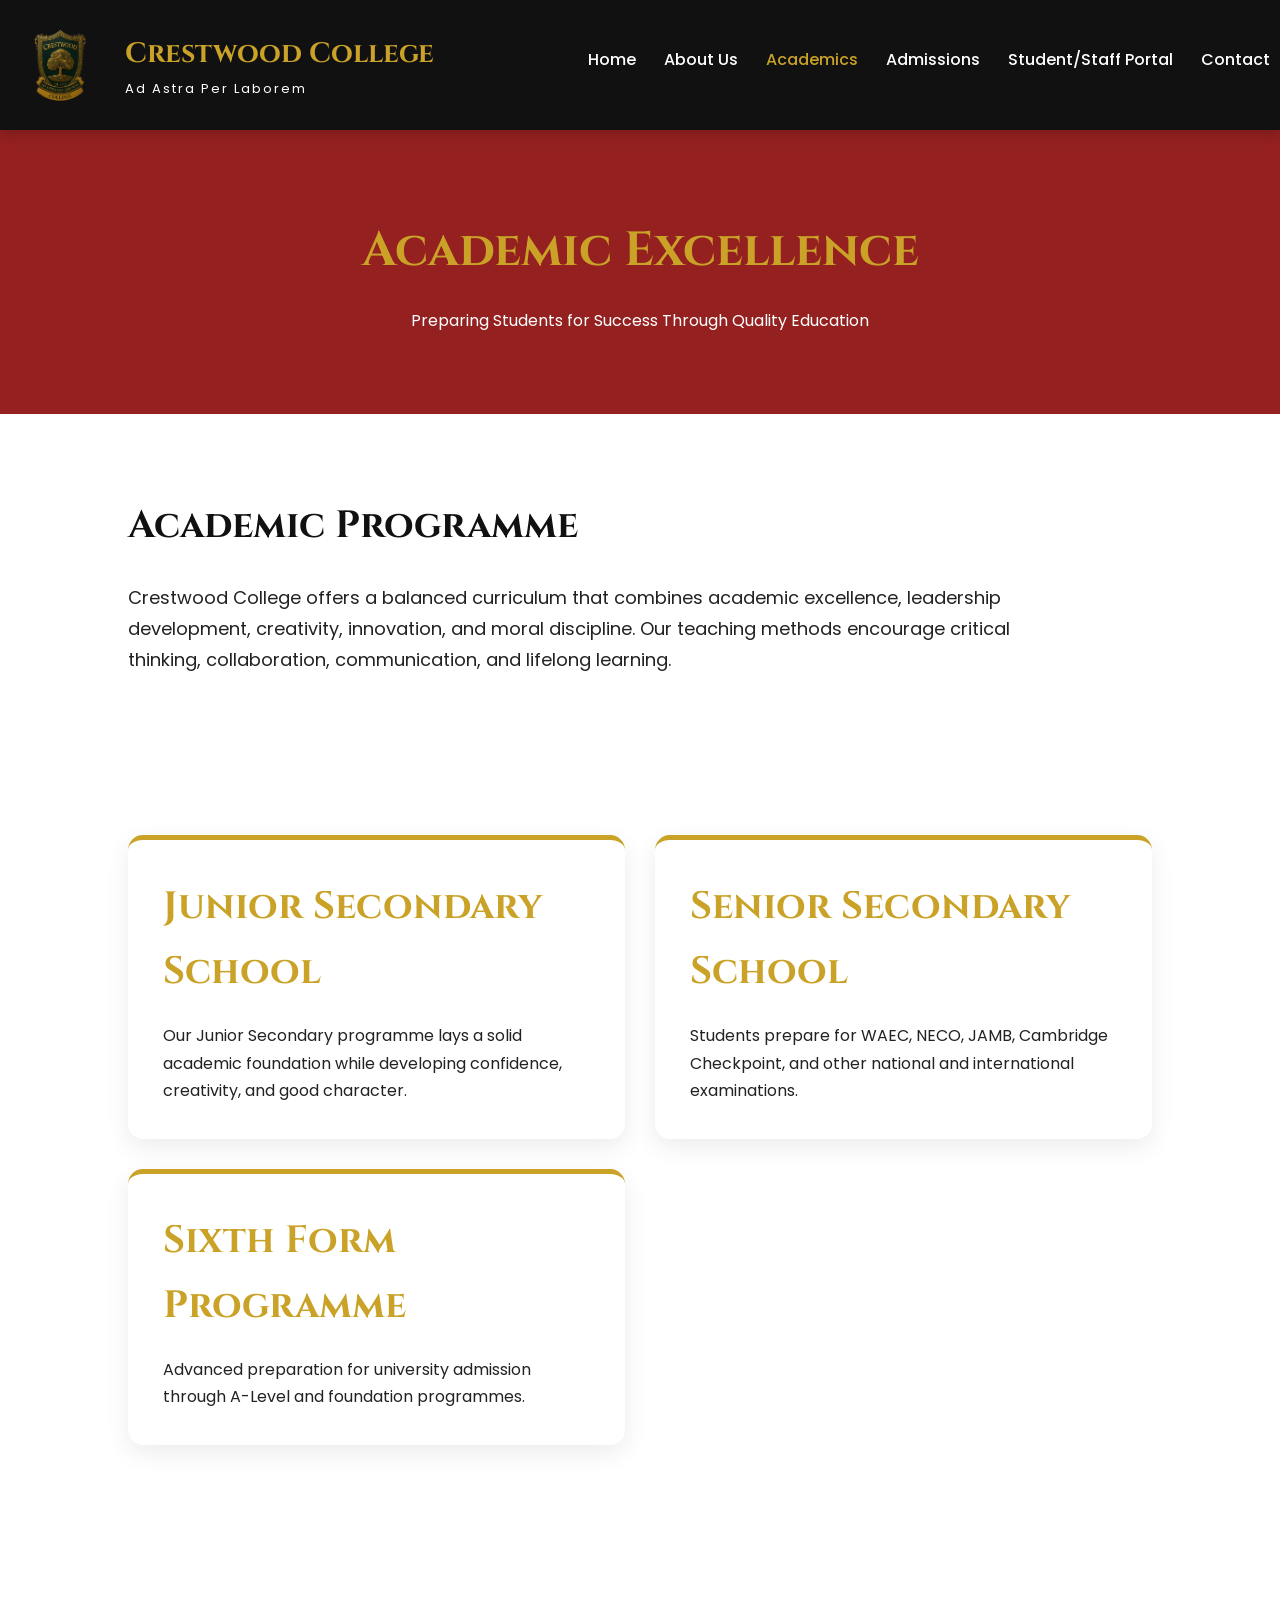
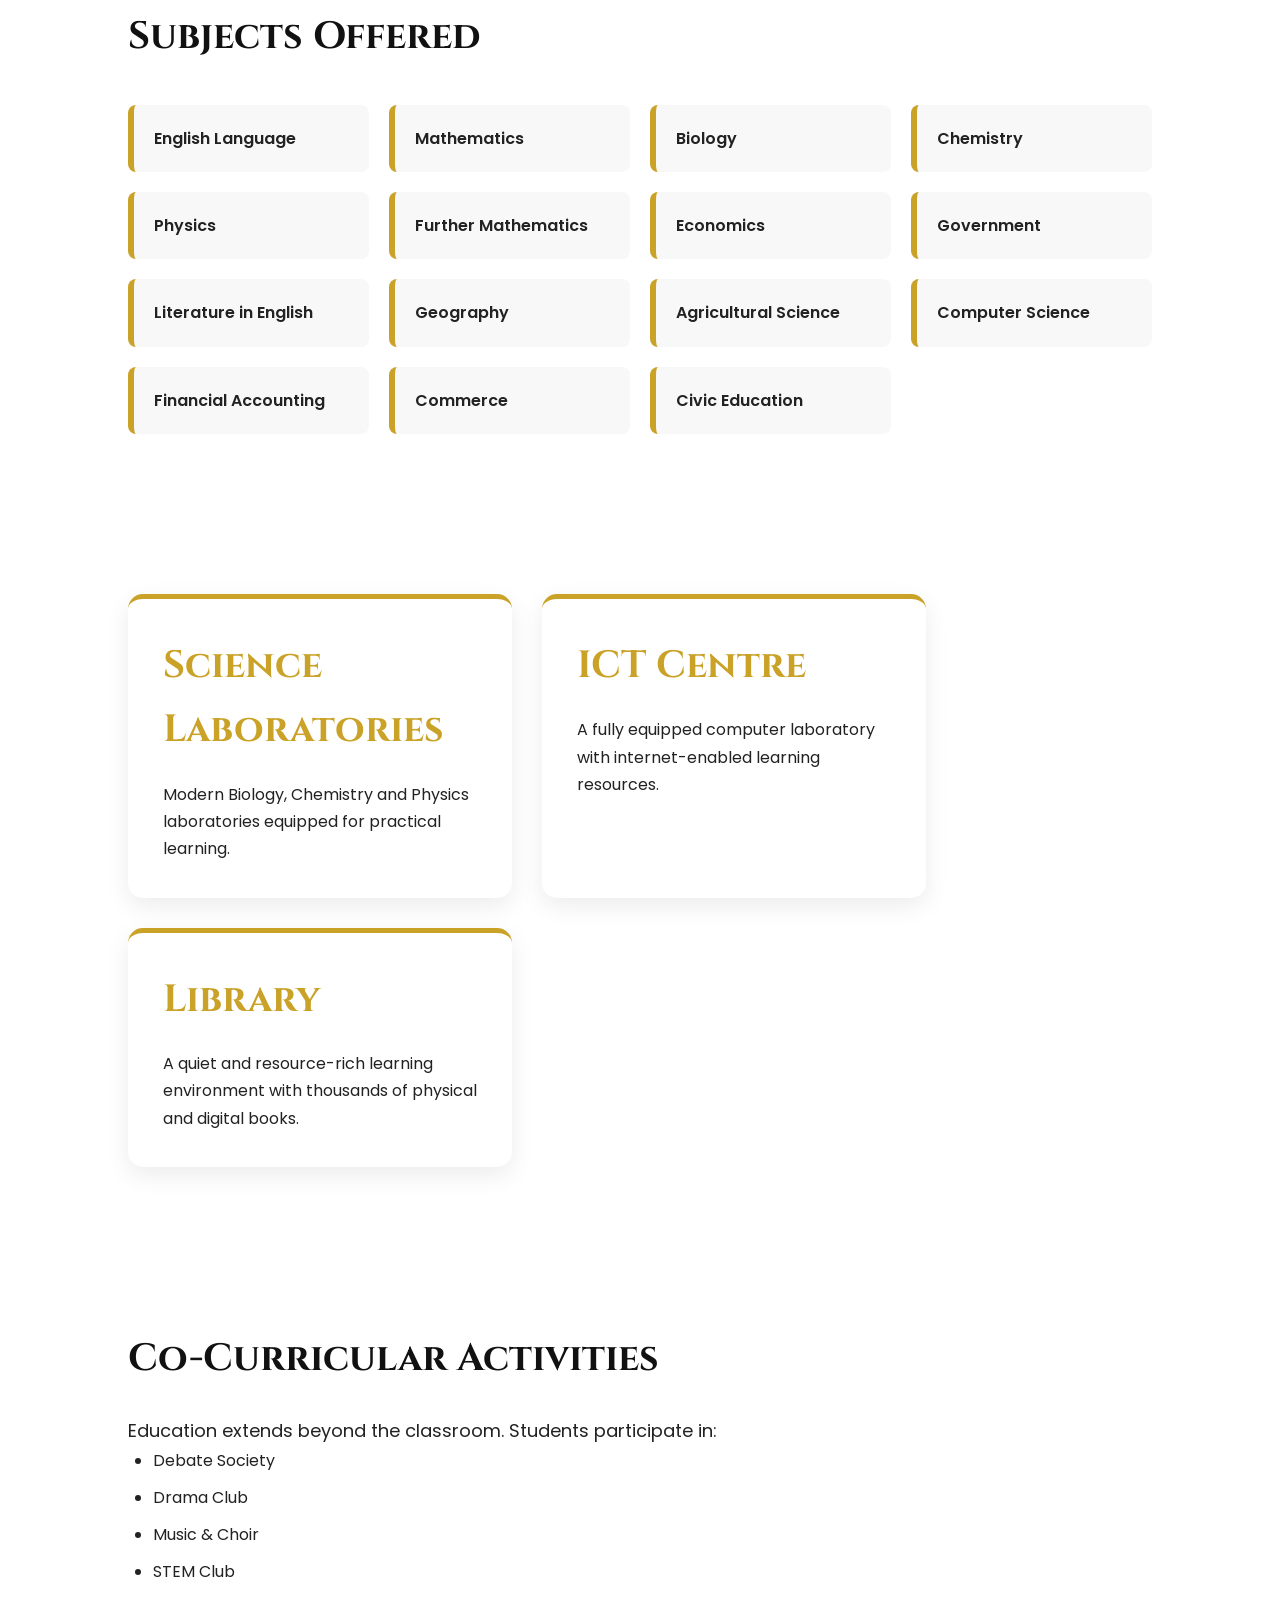
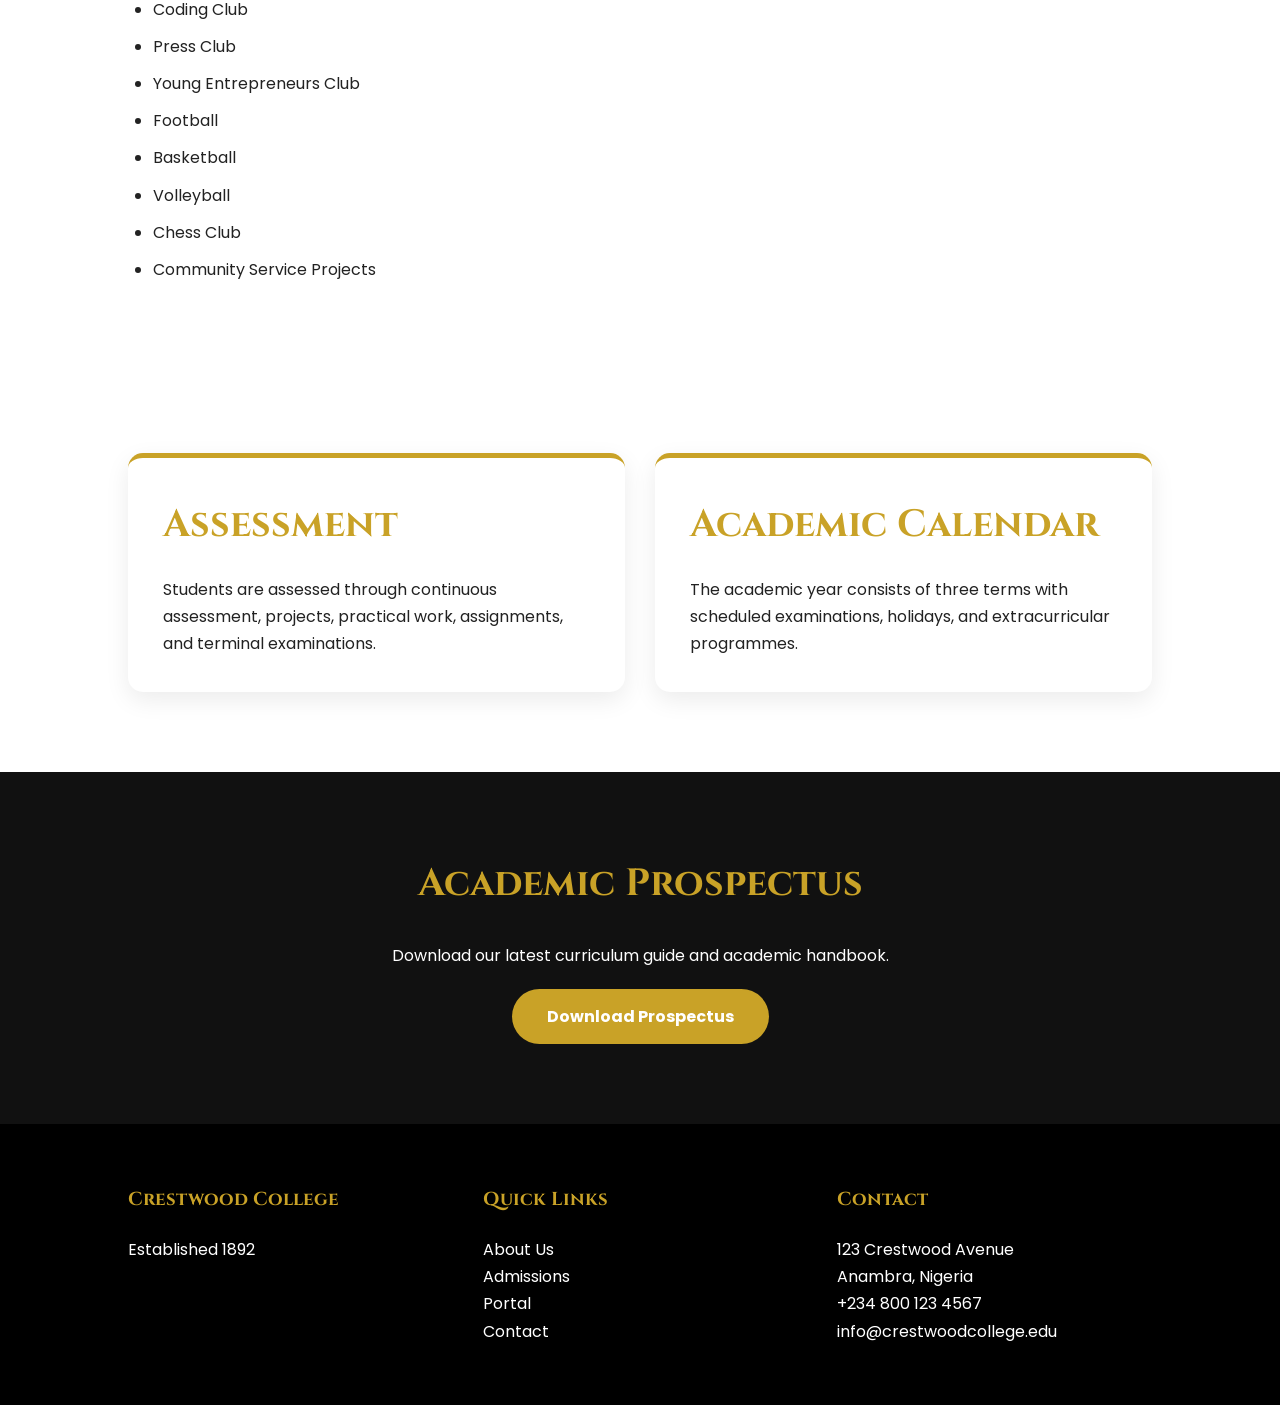
<file: academics.html>
<!DOCTYPE html>
<html lang="en">

<head>

<meta charset="UTF-8">
<meta name="viewport" content="width=device-width, initial-scale=1.0">

<title>Academics | Crestwood College</title>

<link rel="stylesheet" href="style.css">

<link href="https://fonts.googleapis.com/css2?family=Cinzel:wght@600;700&family=Poppins:wght@300;400;500;600&display=swap" rel="stylesheet">

</head>

<body>

<!-- HEADER -->

<header>

<div class="logo">

<img src="crest wood college logo.png" alt="Crestwood College Logo">

<div>
<h1>Crestwood College</h1>
<p>Ad Astra Per Laborem</p>
</div>

</div>

<nav>

<ul>

<li><a href="index.html">Home</a></li>

<li><a href="about.html">About Us</a></li>

<li><a href="academics.html" class="active">Academics</a></li>

<li><a href="admissions.html">Admissions</a></li>

<li><a href="portal.html">Student/Staff Portal</a></li>

<li><a href="contact.html">Contact</a></li>

</ul>

</nav>

</header>

<!-- PAGE HERO -->

<section class="page-banner">

<h1>Academic Excellence</h1>

<p>
Preparing Students for Success Through Quality Education
</p>

</section>

<!-- INTRO -->

<section class="content">

<h2>Academic Programme</h2>

<p>

Crestwood College offers a balanced curriculum that combines academic excellence,
leadership development, creativity, innovation, and moral discipline.

Our teaching methods encourage critical thinking, collaboration,
communication, and lifelong learning.

</p>

</section>

<!-- SCHOOL SECTIONS -->

<section class="cards">

<div class="info-card">

<h2>Junior Secondary School</h2>

<p>

Our Junior Secondary programme lays a solid academic foundation while
developing confidence, creativity, and good character.

</p>

</div>

<div class="info-card">

<h2>Senior Secondary School</h2>

<p>

Students prepare for WAEC, NECO, JAMB, Cambridge Checkpoint, and other
national and international examinations.

</p>

</div>

<div class="info-card">

<h2>Sixth Form Programme</h2>

<p>

Advanced preparation for university admission through A-Level and
foundation programmes.

</p>

</div>

</section>

<!-- SUBJECTS -->

<section class="content">

<h2>Subjects Offered</h2>

<div class="values">

<div class="value-box">English Language</div>

<div class="value-box">Mathematics</div>

<div class="value-box">Biology</div>

<div class="value-box">Chemistry</div>

<div class="value-box">Physics</div>

<div class="value-box">Further Mathematics</div>

<div class="value-box">Economics</div>

<div class="value-box">Government</div>

<div class="value-box">Literature in English</div>

<div class="value-box">Geography</div>

<div class="value-box">Agricultural Science</div>

<div class="value-box">Computer Science</div>

<div class="value-box">Financial Accounting</div>

<div class="value-box">Commerce</div>

<div class="value-box">Civic Education</div>

</div>

</section>

<!-- FACILITIES -->

<section class="cards">

<div class="info-card">

<h2>Science Laboratories</h2>

<p>

Modern Biology, Chemistry and Physics laboratories equipped for practical learning.

</p>

</div>

<div class="info-card">

<h2>ICT Centre</h2>

<p>

A fully equipped computer laboratory with internet-enabled learning resources.

</p>

</div>

<div class="info-card">

<h2>Library</h2>

<p>

A quiet and resource-rich learning environment with thousands of physical and digital books.

</p>

</div>

</section>

<!-- EXTRACURRICULAR -->

<section class="content">

<h2>Co-Curricular Activities</h2>

<p>

Education extends beyond the classroom. Students participate in:

</p>

<ul>

<li>Debate Society</li>

<li>Drama Club</li>

<li>Music & Choir</li>

<li>STEM Club</li>

<li>Coding Club</li>

<li>Press Club</li>

<li>Young Entrepreneurs Club</li>

<li>Football</li>

<li>Basketball</li>

<li>Volleyball</li>

<li>Chess Club</li>

<li>Community Service Projects</li>

</ul>

</section>

<!-- ASSESSMENT -->

<section class="cards">

<div class="info-card">

<h2>Assessment</h2>

<p>

Students are assessed through continuous assessment, projects,
practical work, assignments, and terminal examinations.

</p>

</div>

<div class="info-card">

<h2>Academic Calendar</h2>

<p>

The academic year consists of three terms with scheduled examinations,
holidays, and extracurricular programmes.

</p>

</div>

</section>

<!-- DOWNLOAD -->

<section class="motto">

<h2>Academic Prospectus</h2>

<p>

Download our latest curriculum guide and academic handbook.

</p>

<a href="#" class="btn">
Download Prospectus
</a>

</section>

<!-- FOOTER -->

<footer>

<div>

<h3>Crestwood College</h3>

<p>Established 1892</p>

</div>

<div>

<h3>Quick Links</h3>

<p><a href="about.html">About Us</a></p>

<p><a href="admissions.html">Admissions</a></p>

<p><a href="portal.html">Portal</a></p>

<p><a href="contact.html">Contact</a></p>

</div>

<div>

<h3>Contact</h3>

<p>123 Crestwood Avenue</p>

<p>Anambra, Nigeria</p>

<p>+234 800 123 4567</p>

<p>info@crestwoodcollege.edu</p>

</div>

</footer>

</body>

</html>
</file>
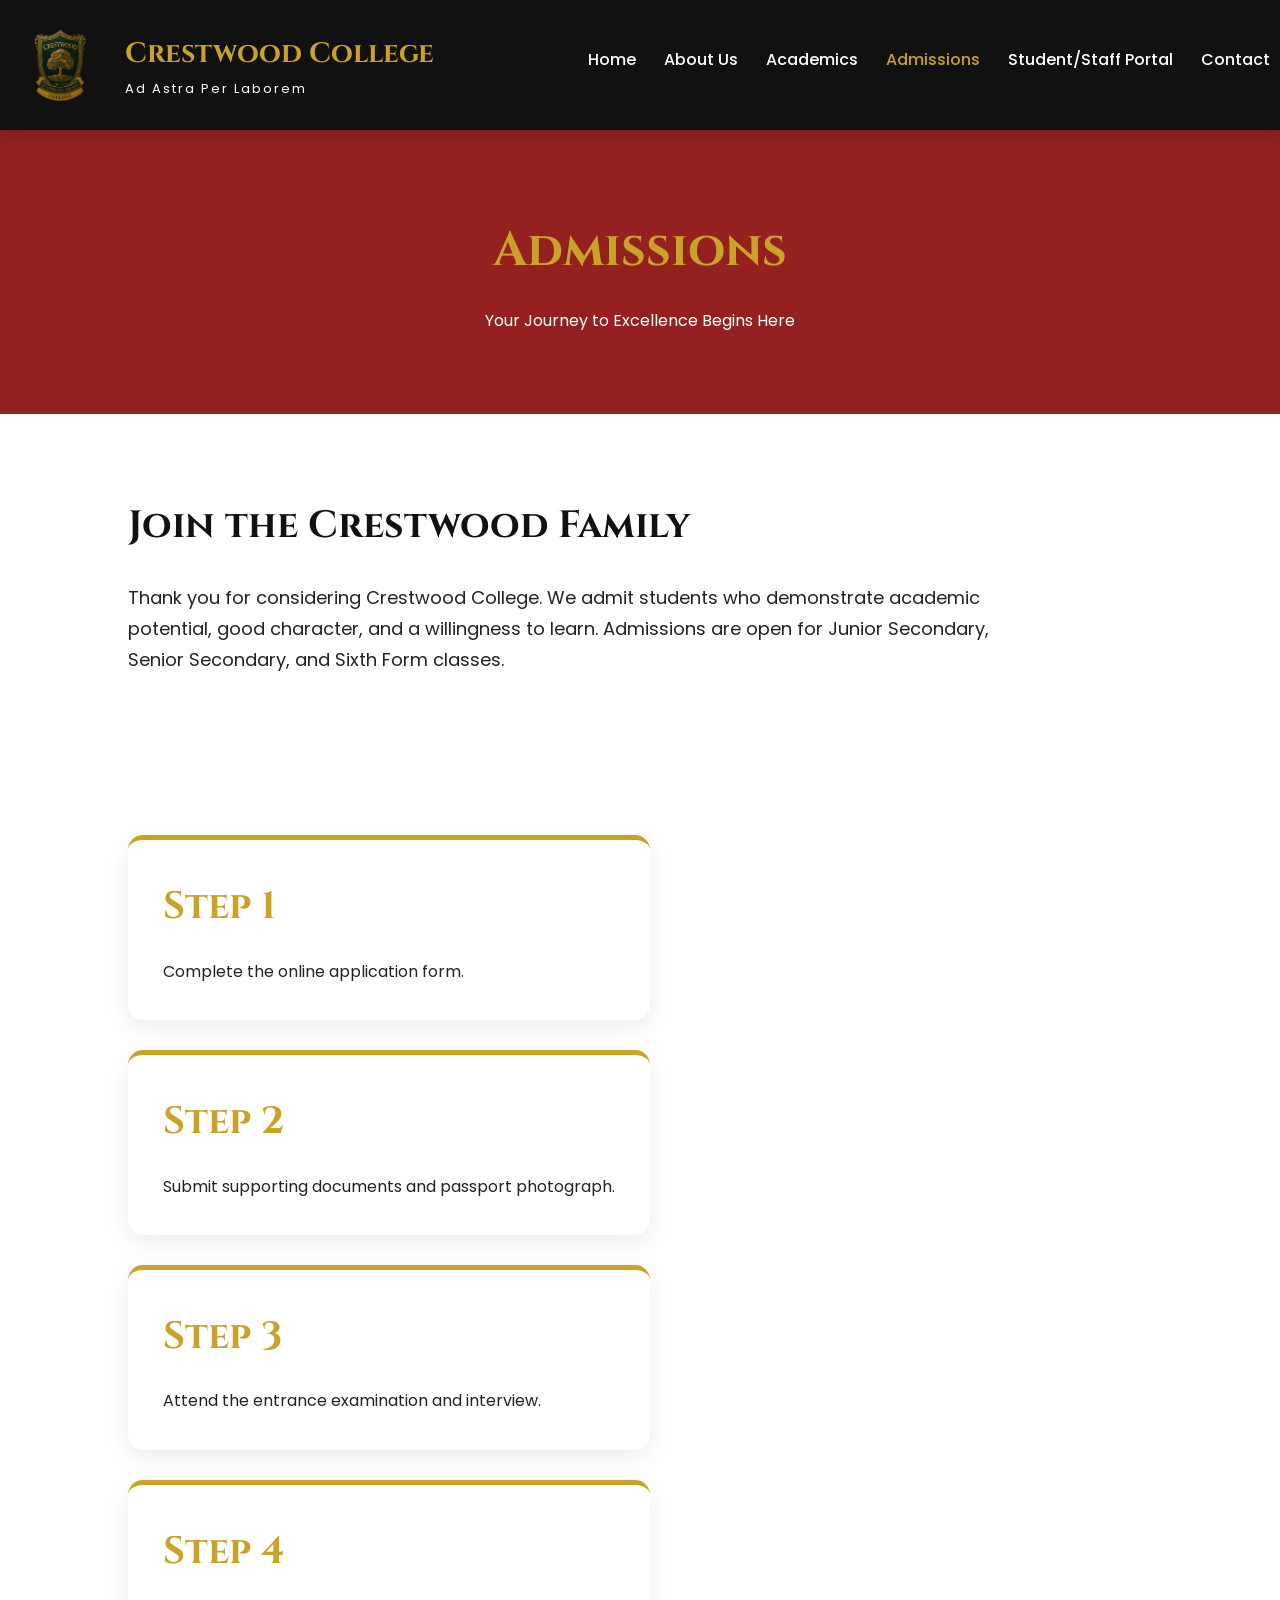
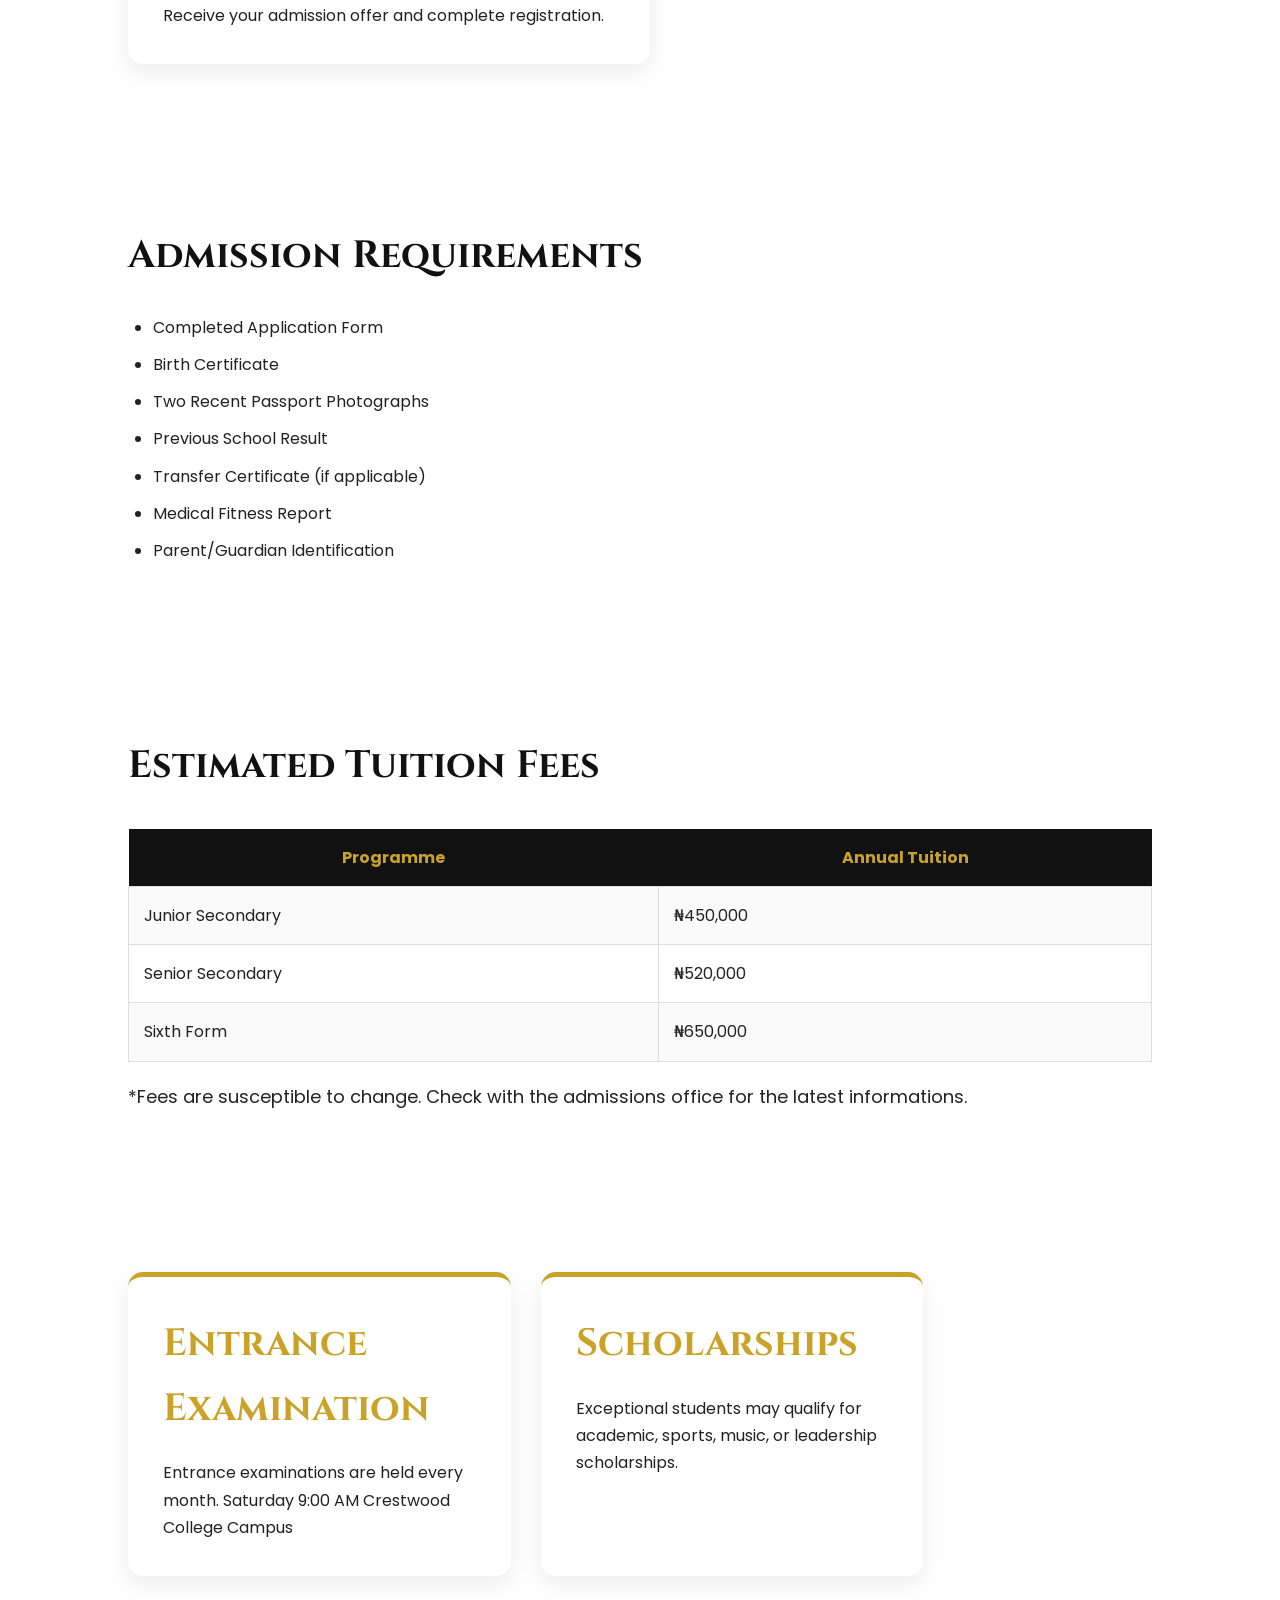
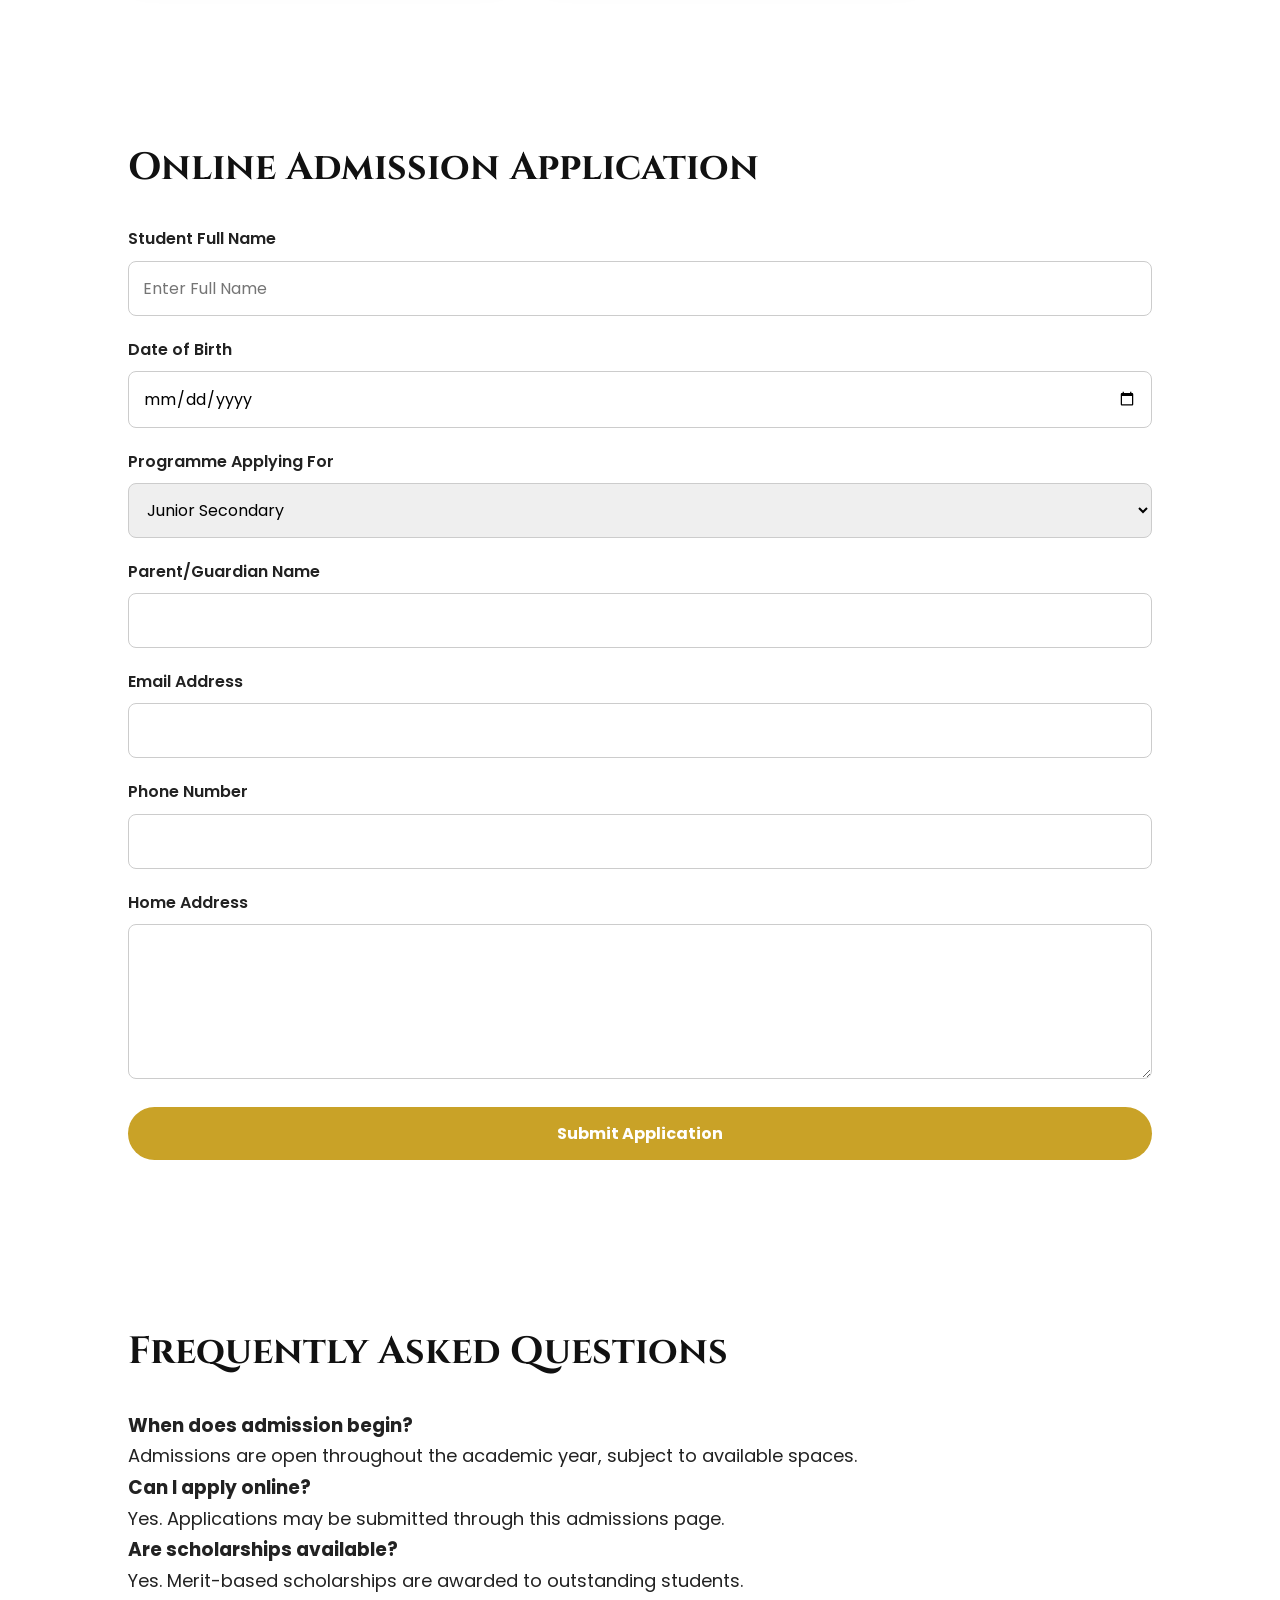
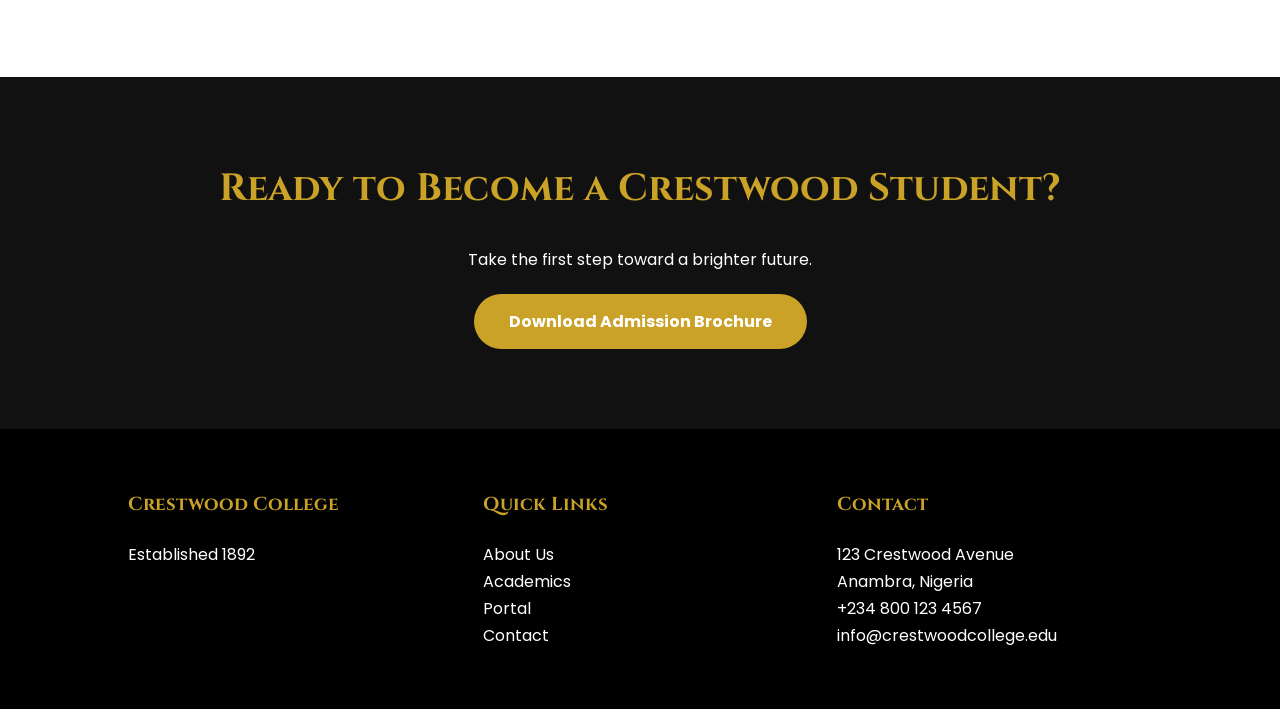
<file: admissions.html>
<!DOCTYPE html>
<html lang="en">
<head>

<meta charset="UTF-8">
<meta name="viewport" content="width=device-width, initial-scale=1.0">

<title>Admissions | Crestwood College</title>

<link rel="stylesheet" href="style.css">

<link href="https://fonts.googleapis.com/css2?family=Cinzel:wght@600;700&family=Poppins:wght@300;400;500;600&display=swap" rel="stylesheet">

</head>

<body>

<header>

<div class="logo">

<img src="crest wood college logo.png" alt="Crestwood College Logo">

<div>
<h1>Crestwood College</h1>
<p>Ad Astra Per Laborem</p>
</div>

</div>

<nav>

<ul>

<li><a href="index.html">Home</a></li>

<li><a href="about.html">About Us</a></li>

<li><a href="academics.html">Academics</a></li>

<li><a href="admissions.html" class="active">Admissions</a></li>

<li><a href="portal.html">Student/Staff Portal</a></li>

<li><a href="contact.html">Contact</a></li>

</ul>

</nav>

</header>

<!-- Hero -->

<section class="page-banner">

<h1>Admissions</h1>

<p>Your Journey to Excellence Begins Here</p>

</section>

<!-- Introduction -->

<section class="content">

<h2>Join the Crestwood Family</h2>

<p>

Thank you for considering Crestwood College.

We admit students who demonstrate academic potential,
good character, and a willingness to learn.

Admissions are open for Junior Secondary,
Senior Secondary, and Sixth Form classes.

</p>

</section>

<!-- Admission Steps -->

<section class="cards">

<div class="info-card">

<h2>Step 1</h2>

<p>Complete the online application form.</p>

</div>

<div class="info-card">

<h2>Step 2</h2>

<p>Submit supporting documents and passport photograph.</p>

</div>

<div class="info-card">

<h2>Step 3</h2>

<p>Attend the entrance examination and interview.</p>

</div>

<div class="info-card">

<h2>Step 4</h2>

<p>Receive your admission offer and complete registration.</p>

</div>

</section>

<!-- Requirements -->

<section class="content">

<h2>Admission Requirements</h2>

<ul>

<li>Completed Application Form</li>

<li>Birth Certificate</li>

<li>Two Recent Passport Photographs</li>

<li>Previous School Result</li>

<li>Transfer Certificate (if applicable)</li>

<li>Medical Fitness Report</li>

<li>Parent/Guardian Identification</li>

</ul>

</section>

<!-- Tuition -->

<section class="content">

<h2>Estimated Tuition Fees</h2>

<table>

<tr>

<th>Programme</th>

<th>Annual Tuition</th>

</tr>

<tr>

<td>Junior Secondary</td>

<td>₦450,000</td>

</tr>

<tr>

<td>Senior Secondary</td>

<td>₦520,000</td>

</tr>

<tr>

<td>Sixth Form</td>

<td>₦650,000</td>

</tr>

</table>

<p style="margin-top:20px;">
*Fees are susceptible to change. Check with the admissions office for the latest informations.
</p>

</section>

<!-- Entrance Exams -->

<section class="cards">

<div class="info-card">

<h2>Entrance Examination</h2>

<p>

Entrance examinations are held every month.

Saturday

9:00 AM

Crestwood College Campus

</p>

</div>

<div class="info-card">

<h2>Scholarships</h2>

<p>

Exceptional students may qualify for academic,
sports, music, or leadership scholarships.

</p>

</div>

</section>

<!-- Online Form -->

<section class="content">

<h2>Online Admission Application</h2>

<form>

<label>Student Full Name</label>

<input type="text" placeholder="Enter Full Name">

<label>Date of Birth</label>

<input type="date">

<label>Programme Applying For</label>

<select>

<option>Junior Secondary</option>

<option>Senior Secondary</option>

<option>Sixth Form</option>

</select>

<label>Parent/Guardian Name</label>

<input type="text">

<label>Email Address</label>

<input type="email">

<label>Phone Number</label>

<input type="tel">

<label>Home Address</label>

<textarea rows="5"></textarea>

<input type="submit" value="Submit Application" class="btn">

</form>

</section>

<!-- FAQ -->

<section class="content">

<h2>Frequently Asked Questions</h2>

<h3>When does admission begin?</h3>

<p>Admissions are open throughout the academic year, subject to available spaces.</p>

<h3>Can I apply online?</h3>

<p>Yes. Applications may be submitted through this admissions page.</p>

<h3>Are scholarships available?</h3>

<p>Yes. Merit-based scholarships are awarded to outstanding students.</p>

</section>

<!-- CTA -->

<section class="motto">

<h2>Ready to Become a Crestwood Student?</h2>

<p>

Take the first step toward a brighter future.

</p>

<a href="#" class="btn">
Download Admission Brochure
</a>

</section>

<footer>

<div>

<h3>Crestwood College</h3>

<p>Established 1892</p>

</div>

<div>

<h3>Quick Links</h3>

<p><a href="about.html">About Us</a></p>

<p><a href="academics.html">Academics</a></p>

<p><a href="portal.html">Portal</a></p>

<p><a href="contact.html">Contact</a></p>

</div>

<div>

<h3>Contact</h3>

<p>123 Crestwood Avenue</p>

<p>Anambra, Nigeria</p>

<p>+234 800 123 4567</p>

<p>info@crestwoodcollege.edu</p>

</div>

</footer>

</body>

</html>
</file>
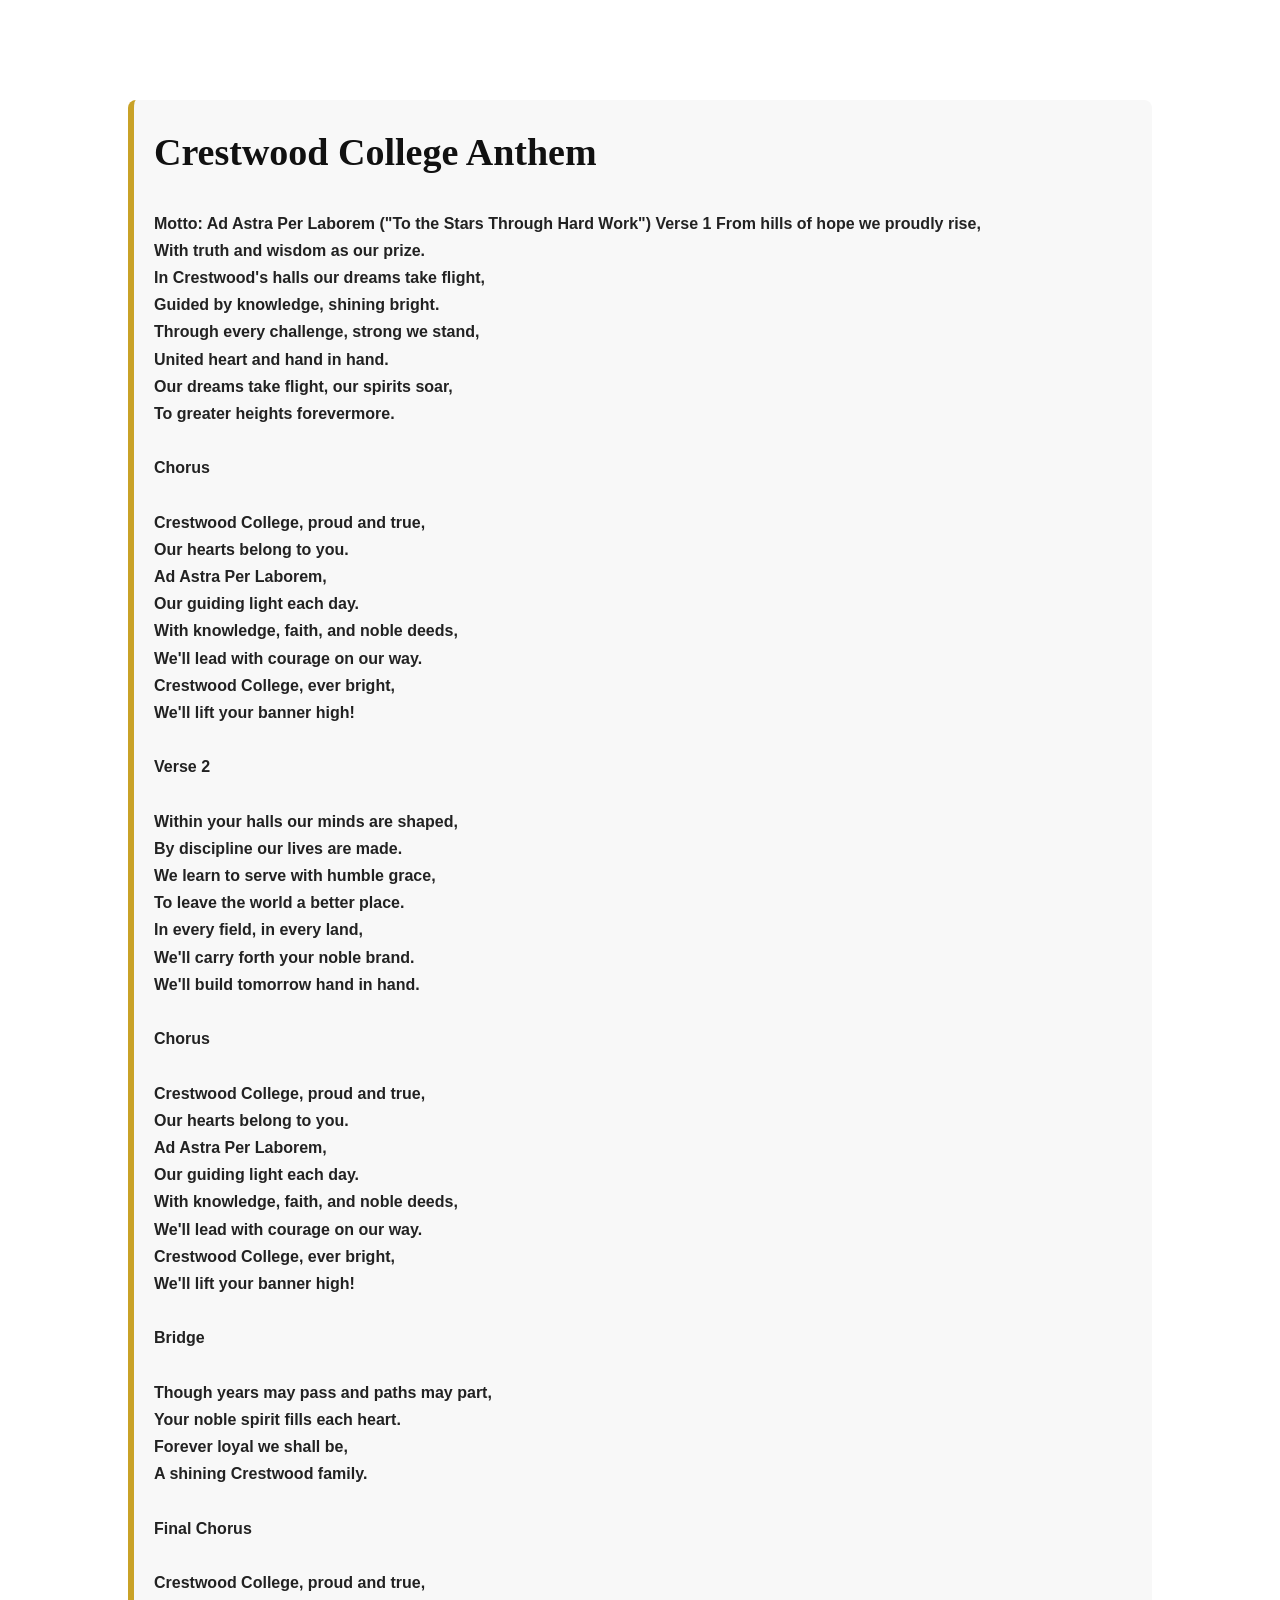
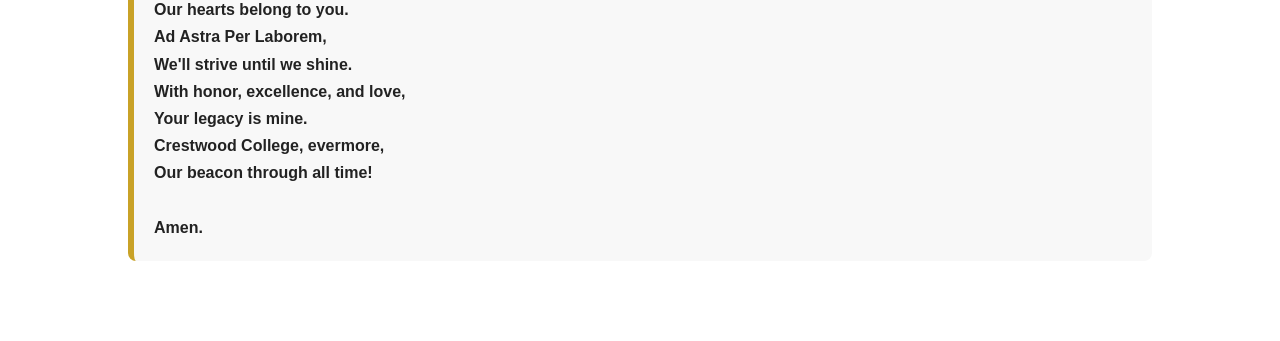
<file: anthem.html>
<!DOCTYPE html>
<html lang="en">
<head>
    <meta charset="UTF-8">
    <meta name="viewport" content="width=device-width, initial-scale=1.0">
    <title>Document</title>
    <link rel="stylesheet" href="style.css">
</head>
<body>
<section class="anthem">
    <div class="anthem-text">
        <h2>Crestwood College Anthem</h2>
    <p>

        Motto: Ad Astra Per Laborem ("To the Stars Through Hard Work")
        
        Verse 1
        
        From hills of hope we proudly rise,<br>
        With truth and wisdom as our prize.<br>
        In Crestwood's halls our dreams take flight,<br>
        Guided by knowledge, shining bright.<br>
        Through every challenge, strong we stand,<br>
        United heart and hand in hand.<br>
        Our dreams take flight, our spirits soar,<br>
        To greater heights forevermore.<br>
        <br>
        Chorus<br>
        <br>
        Crestwood College, proud and true,<br>
        Our hearts belong to you.<br>
        Ad Astra Per Laborem,<br>
        Our guiding light each day.<br>
        With knowledge, faith, and noble deeds,<br>
        We'll lead with courage on our way.<br>
        Crestwood College, ever bright,<br>
        We'll lift your banner high!<br>
        <br>
        
        Verse 2<br>
        <br>
        Within your halls our minds are shaped,<br>
        By discipline our lives are made.<br>
        We learn to serve with humble grace,<br>
        To leave the world a better place.<br>
        In every field, in every land,<br>
        We'll carry forth your noble brand.<br>
        We'll build tomorrow hand in hand.<br>
        <br>

        Chorus<br>
        <br>

        Crestwood College, proud and true,<br>
        Our hearts belong to you.<br>
        Ad Astra Per Laborem,<br>
        Our guiding light each day.<br>
        With knowledge, faith, and noble deeds,<br>
        We'll lead with courage on our way.<br>
        Crestwood College, ever bright,<br>
        We'll lift your banner high!<br>
        <br>

        Bridge<br>
        <br>

        Though years may pass and paths may part,<br>
        Your noble spirit fills each heart.<br>
        Forever loyal we shall be,<br>
        A shining Crestwood family.<br>
        <br>
        Final Chorus<br>
        <br>
        
        Crestwood College, proud and true,<br>
        Our hearts belong to you.<br>
        Ad Astra Per Laborem,<br>
        We'll strive until we shine.<br>
        With honor, excellence, and love,<br>
        Your legacy is mine.<br>
        Crestwood College, evermore,<br>
        Our beacon through all time!<br>
        <br>

        Amen.
</p>
    </div>
</section>

</body>
</html>
</file>
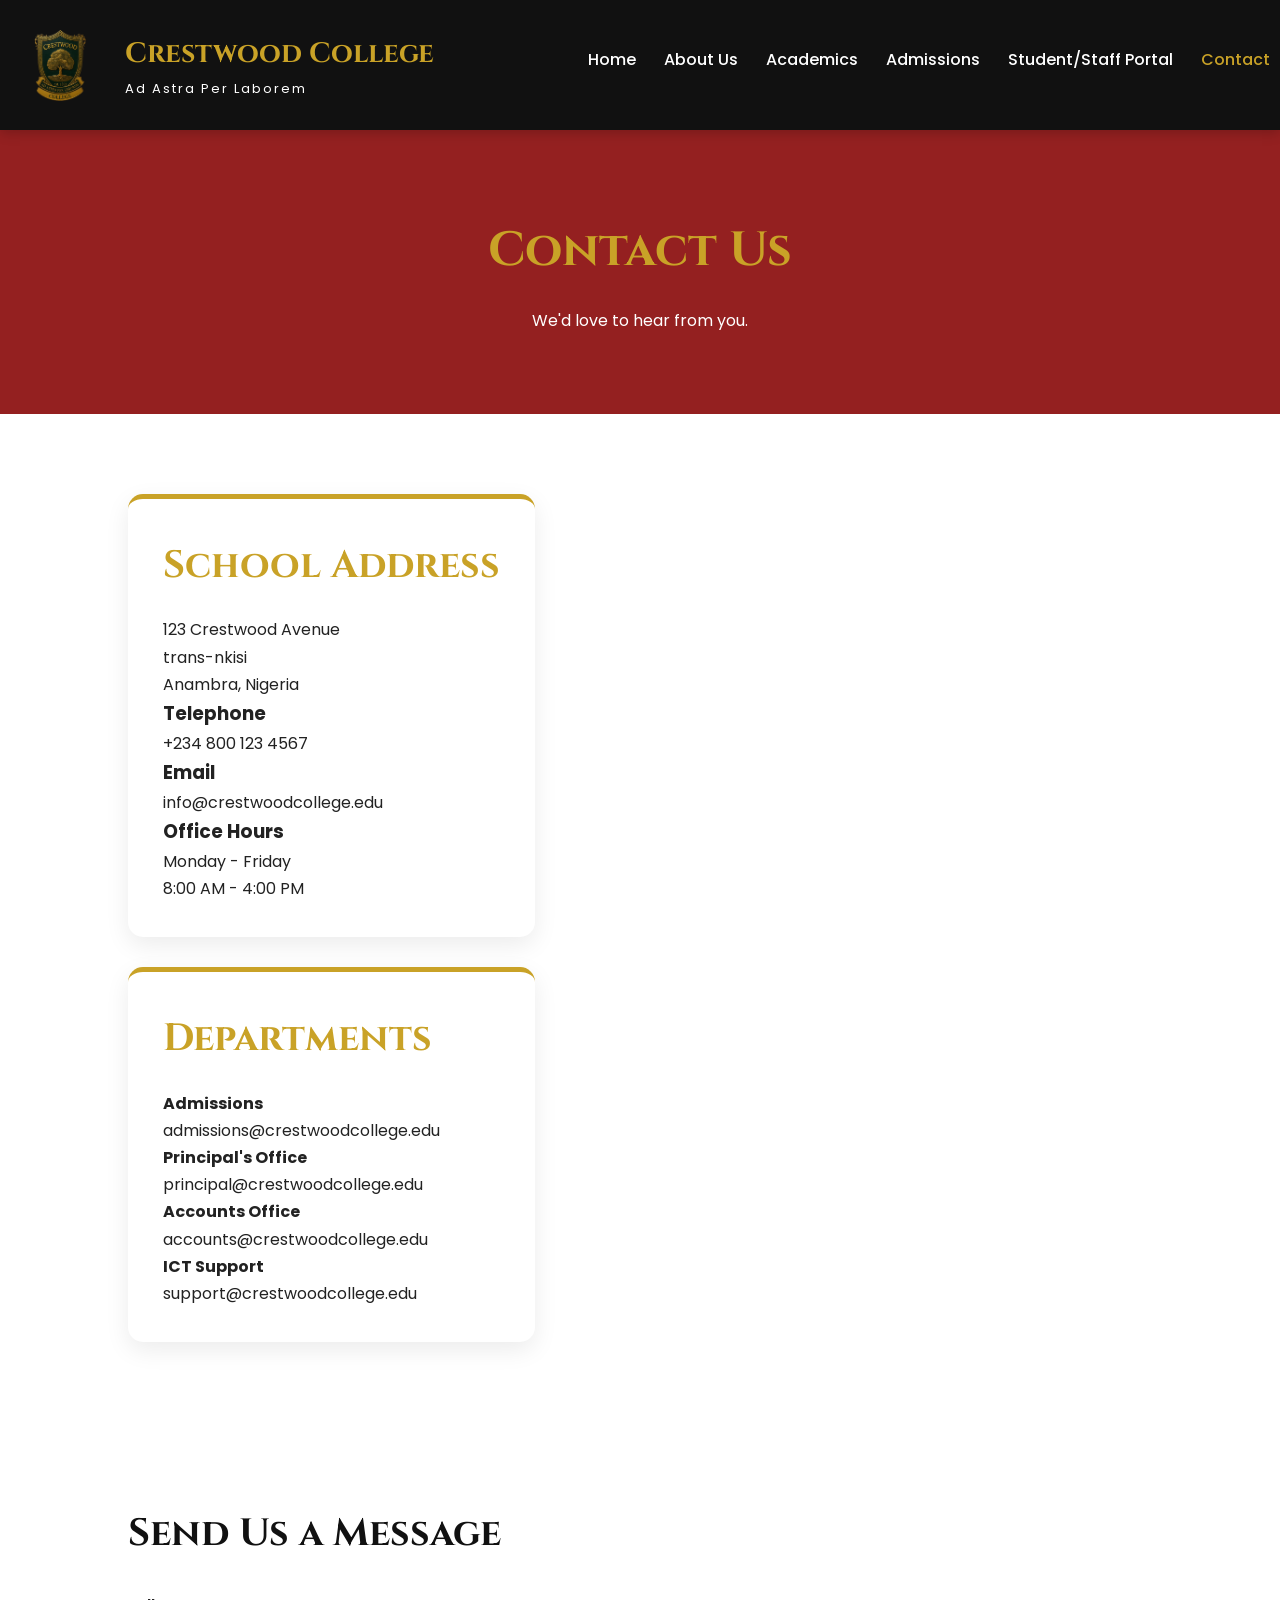
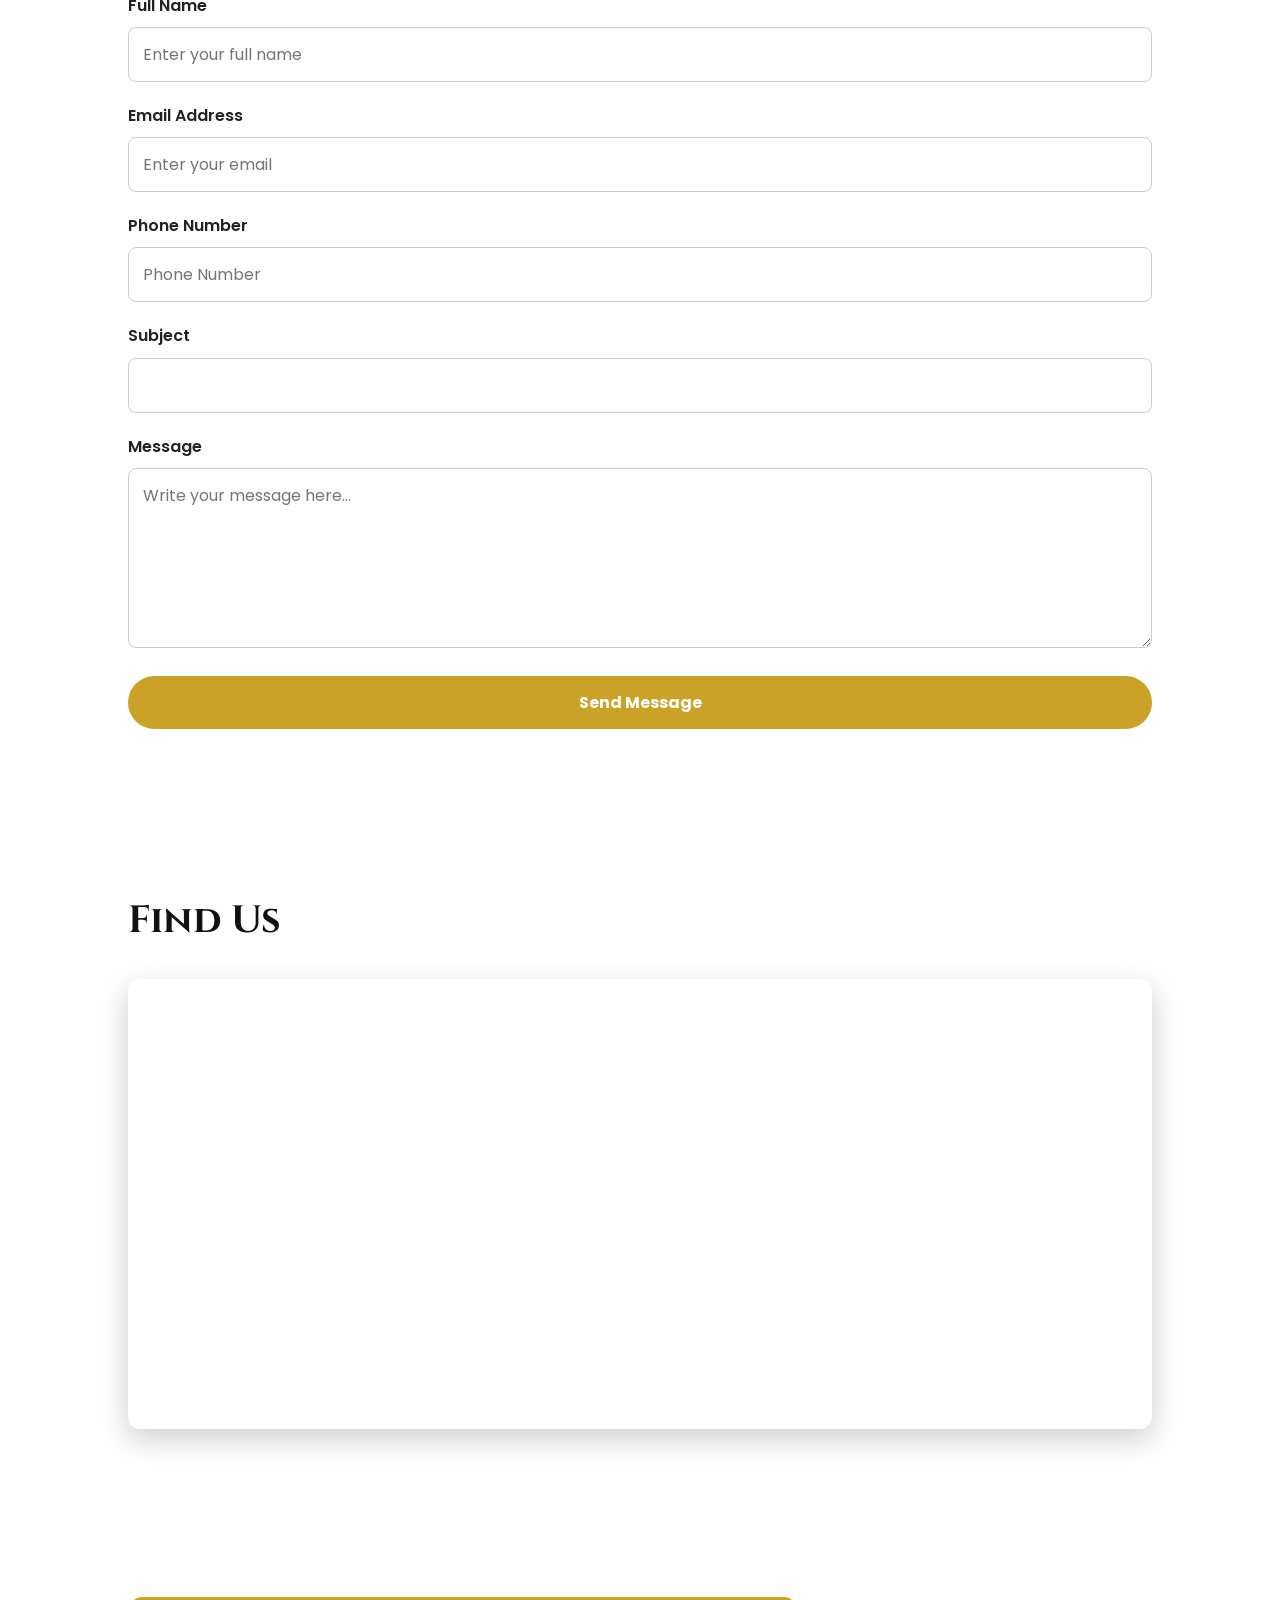
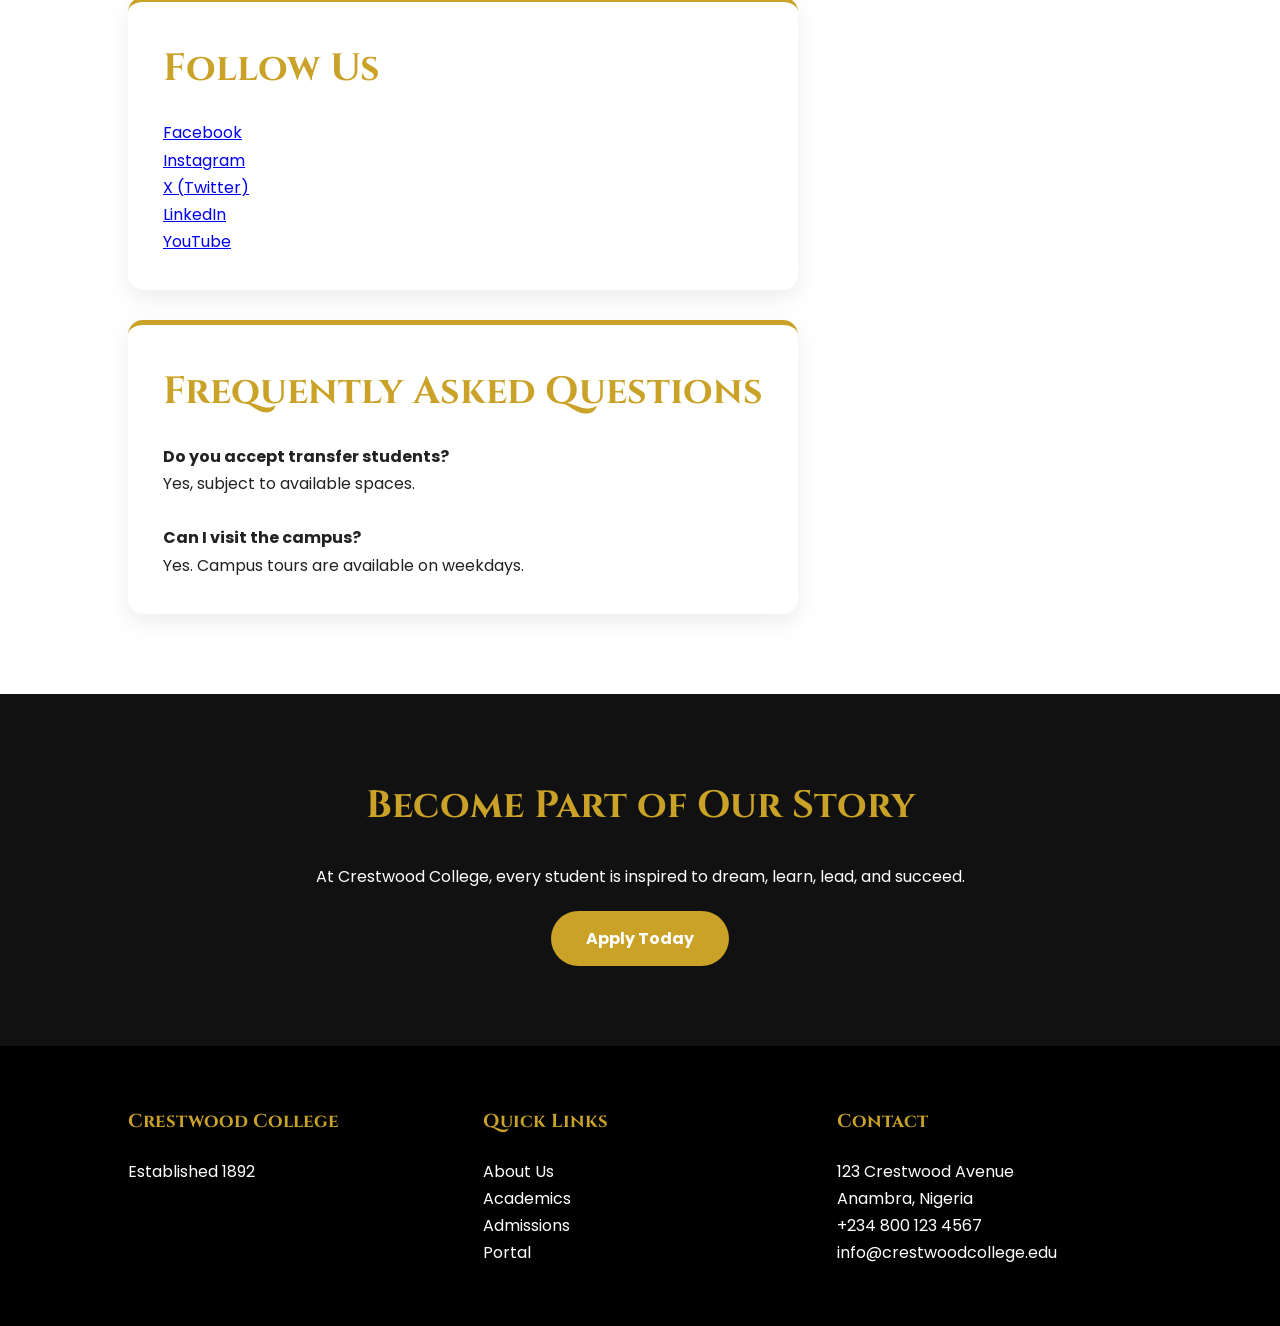
<file: contact.html>
<!DOCTYPE html>
<html lang="en">

<head>

<meta charset="UTF-8">
<meta name="viewport" content="width=device-width, initial-scale=1.0">

<title>Contact Us | Crestwood College</title>

<link rel="stylesheet" href="style.css">

<link href="https://fonts.googleapis.com/css2?family=Cinzel:wght@600;700&family=Poppins:wght@300;400;500;600&display=swap" rel="stylesheet">

</head>

<body>

<header>

<div class="logo">

<img src="crest wood college logo.png" alt="Crestwood College Logo">

<div>
<h1>Crestwood College</h1>
<p>Ad Astra Per Laborem</p>
</div>

</div>

<nav>

<ul>

<li><a href="index.html">Home</a></li>

<li><a href="about.html">About Us</a></li>

<li><a href="academics.html">Academics</a></li>

<li><a href="admissions.html">Admissions</a></li>

<li><a href="portal.html">Student/Staff Portal</a></li>

<li><a href="contact.html" class="active">Contact</a></li>

</ul>

</nav>

</header>

<section class="page-banner">

<h1>Contact Us</h1>

<p>We'd love to hear from you.</p>

</section>

<section class="cards">

<div class="info-card">

<h2>School Address</h2>

<p>
123 Crestwood Avenue<br>
trans-nkisi<br>
Anambra, Nigeria
</p>

<h3>Telephone</h3>

<p>
+234 800 123 4567
</p>

<h3>Email</h3>

<p>
info@crestwoodcollege.edu
</p>

<h3>Office Hours</h3>

<p>

Monday - Friday<br>

8:00 AM - 4:00 PM

</p>

</div>

<div class="info-card">

<h2>Departments</h2>

<p><strong>Admissions</strong><br>
admissions@crestwoodcollege.edu</p>

<p><strong>Principal's Office</strong><br>
principal@crestwoodcollege.edu</p>

<p><strong>Accounts Office</strong><br>
accounts@crestwoodcollege.edu</p>

<p><strong>ICT Support</strong><br>
support@crestwoodcollege.edu</p>

</div>

</section>

<section class="content">

<h2>Send Us a Message</h2>

<form>

<label>Full Name</label>

<input type="text" placeholder="Enter your full name">

<label>Email Address</label>

<input type="email" placeholder="Enter your email">

<label>Phone Number</label>

<input type="tel" placeholder="Phone Number">

<label>Subject</label>

<input type="text">

<label>Message</label>

<textarea rows="6" placeholder="Write your message here..."></textarea>

<input type="submit" value="Send Message" class="btn">

</form>

</section>

<section class="content">

<h2>Find Us</h2>

<iframe
src="https://www.google.com/maps/embed?pb=!1m18!1m12!1m3!1d15866.82649981447!2d6.799481500000009!3d6.170023800000008!2m3!1f0!2f0!3f0!3m2!1i1024!2i768!4f13.1!3m3!1m2!1s0x1043925c4dd9b74f%3A0xc119f17ef2af910b!2sTrans%20Nkissi%20Layout%2C%20Onitsha%2C%20Anambra!5e0!3m2!1sen!2sng!4v1783041488303!5m2!1sen!2sng"
width="100%"
height="450"
style="border:0;"
allowfullscreen=""
loading="lazy">
</iframe>

</section>

<section class="cards">

<div class="info-card">

<h2>Follow Us</h2>

<p><a href="www.facebook.com">Facebook</a></p>

<p><a href="www.instagram.com">Instagram</a></p>

<p><a href="www.twitter.com">X (Twitter)</a></p>

<p><a href="www.linkedin.com">LinkedIn</a></p>

<p><a href="www.youtube.com">YouTube</a></p>

</div>

<div class="info-card">

<h2>Frequently Asked Questions</h2>

<p><strong>Do you accept transfer students?</strong></p>

<p>Yes, subject to available spaces.</p>

<br>

<p><strong>Can I visit the campus?</strong></p>

<p>Yes. Campus tours are available on weekdays.</p>

</div>

</section>

<section class="motto">

<h2>Become Part of Our Story</h2>

<p>

At Crestwood College, every student is inspired to dream,
learn, lead, and succeed.

</p>

<a href="admissions.html" class="btn">

Apply Today

</a>

</section>

<footer>

<div>

<h3>Crestwood College</h3>

<p>Established 1892</p>

</div>

<div>

<h3>Quick Links</h3>

<p><a href="about.html">About Us</a></p>

<p><a href="academics.html">Academics</a></p>

<p><a href="admissions.html">Admissions</a></p>

<p><a href="portal.html">Portal</a></p>

</div>

<div>

<h3>Contact</h3>

<p>123 Crestwood Avenue</p>

<p>Anambra, Nigeria</p>

<p>+234 800 123 4567</p>

<p>info@crestwoodcollege.edu</p>

</div>

</footer>

</body>

</html>
</file>
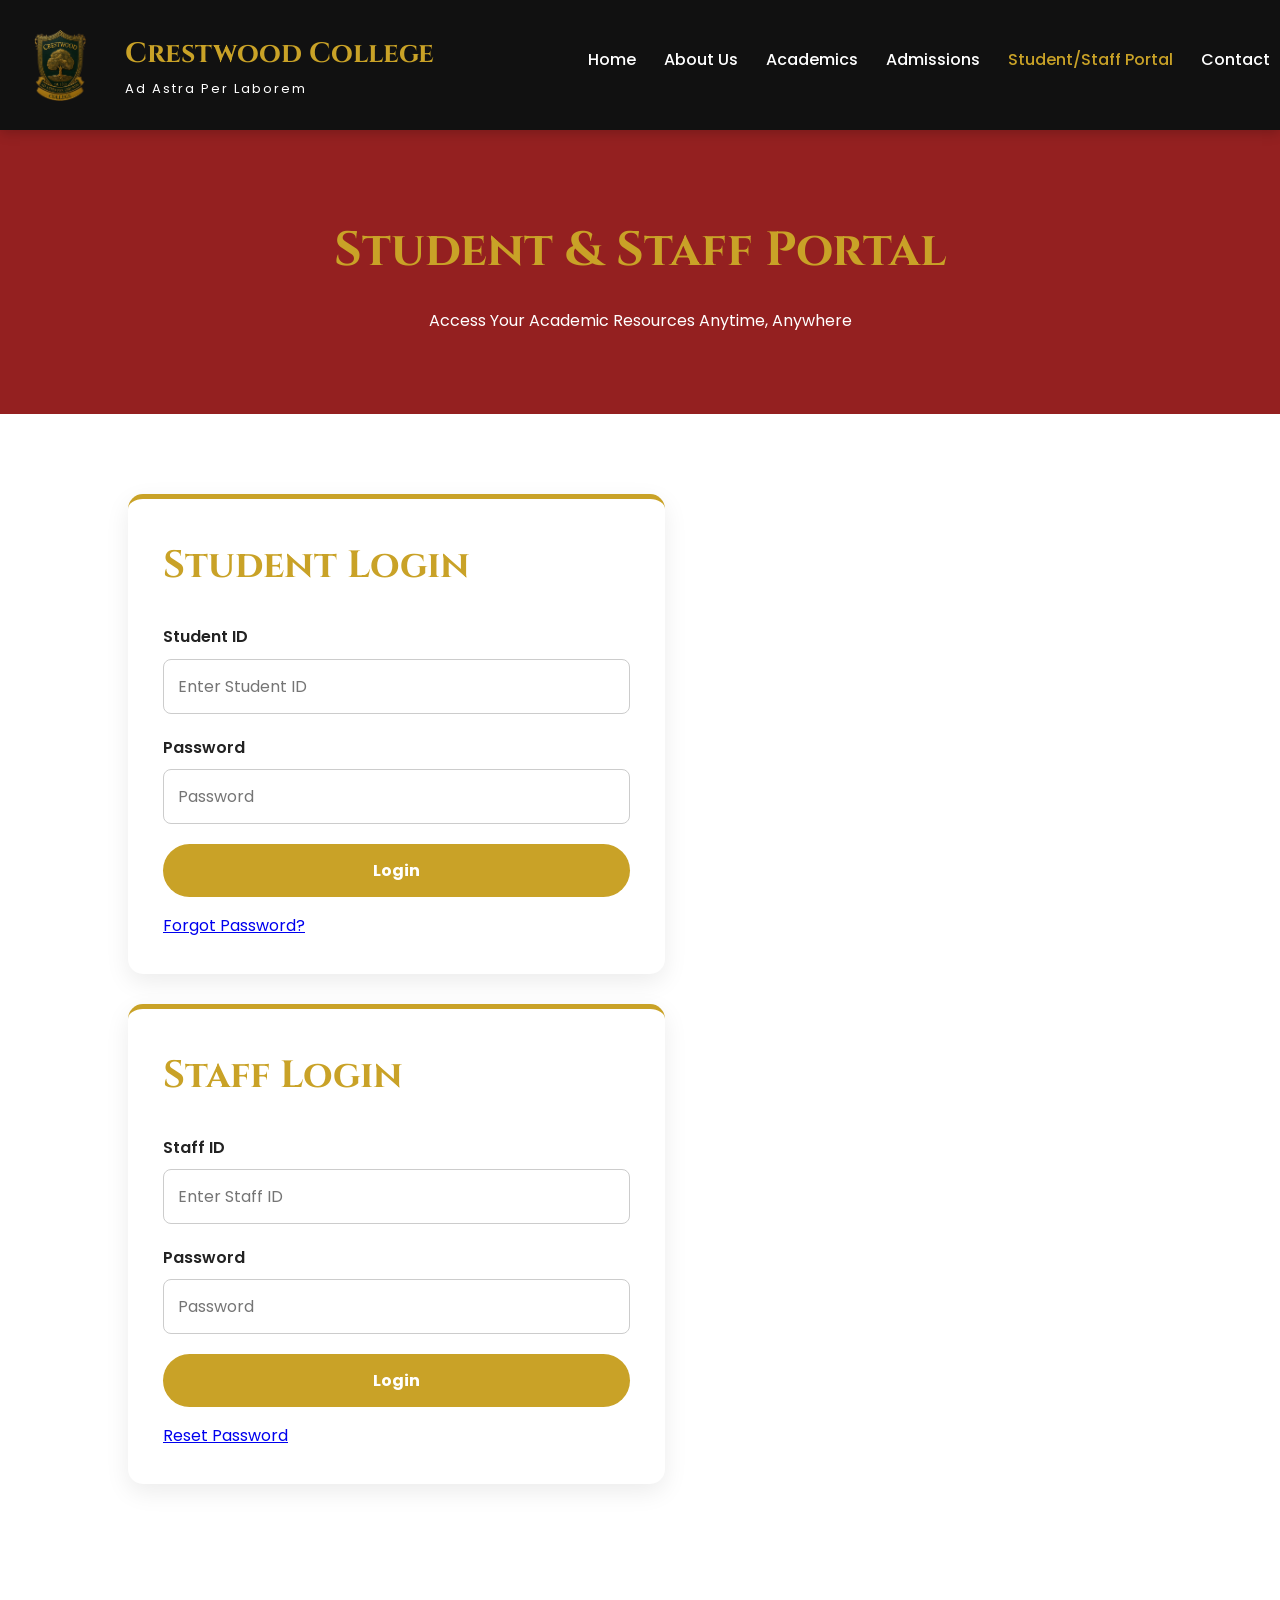
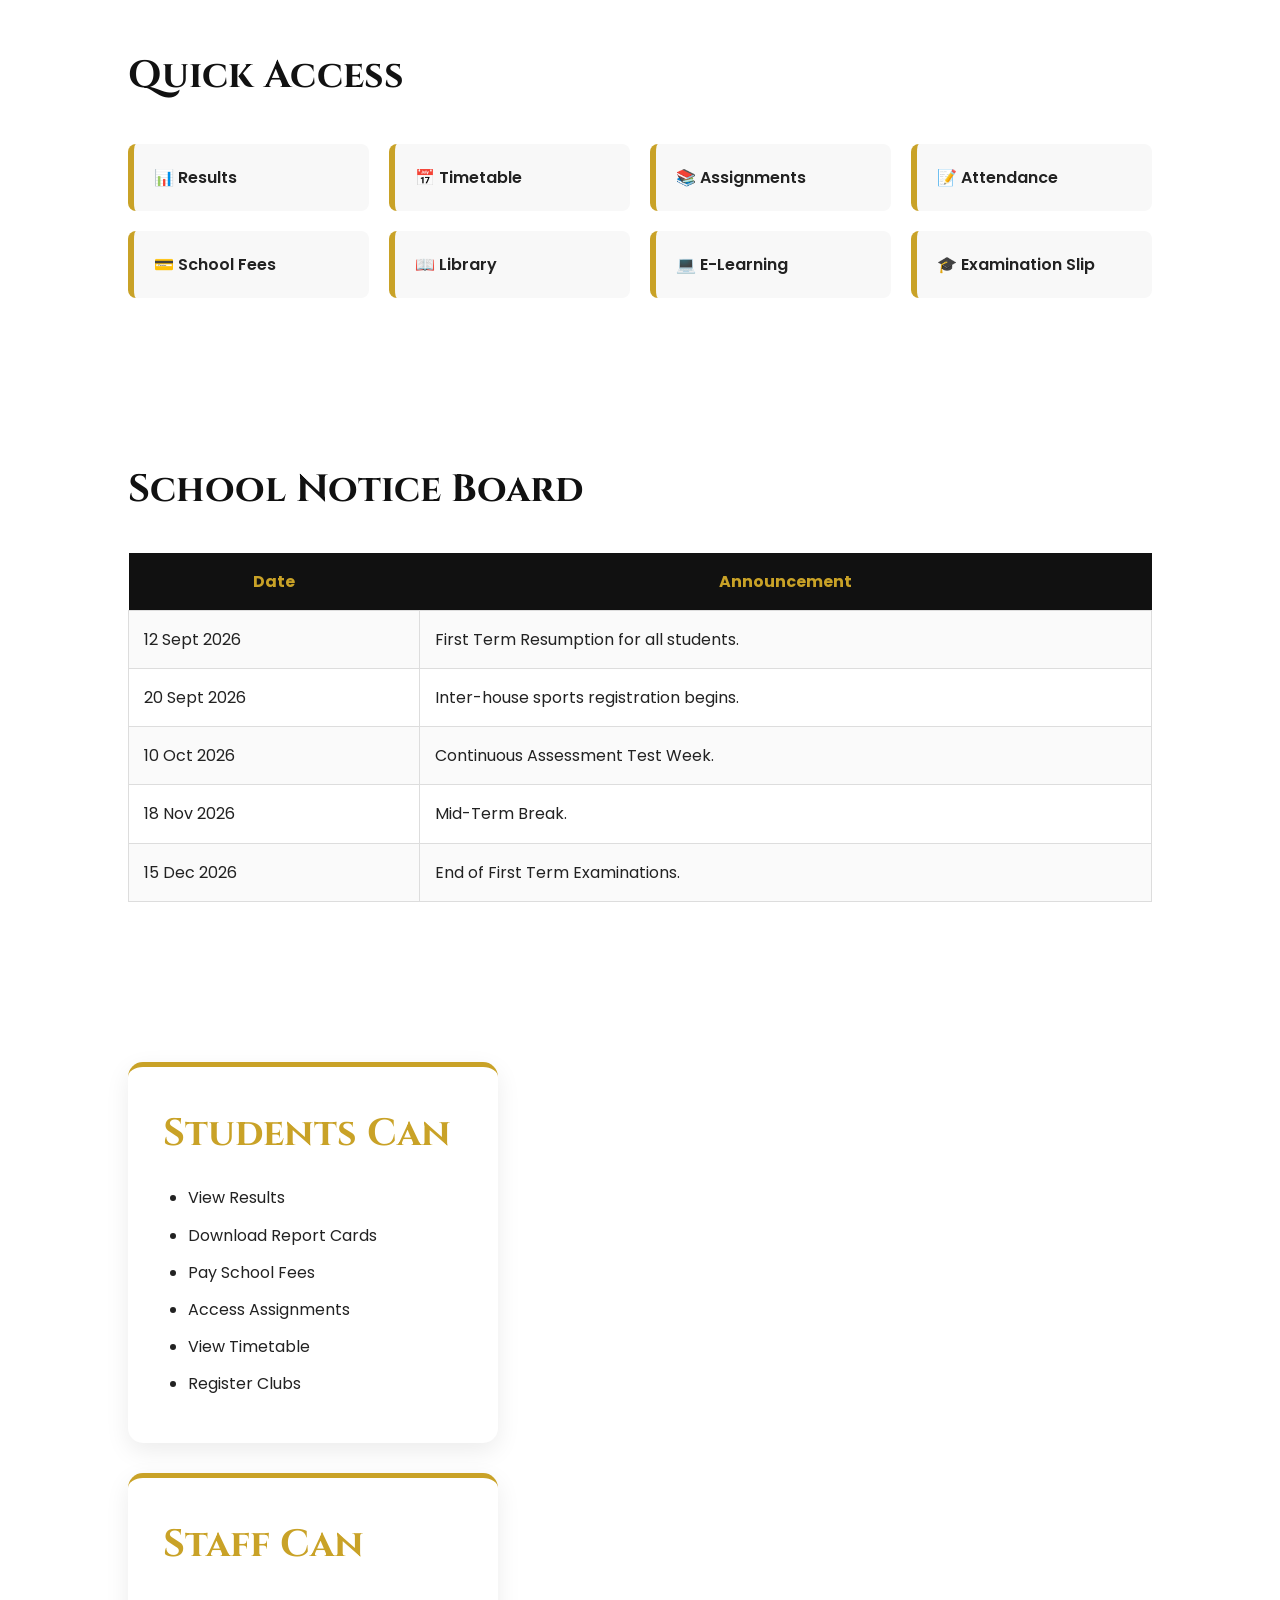
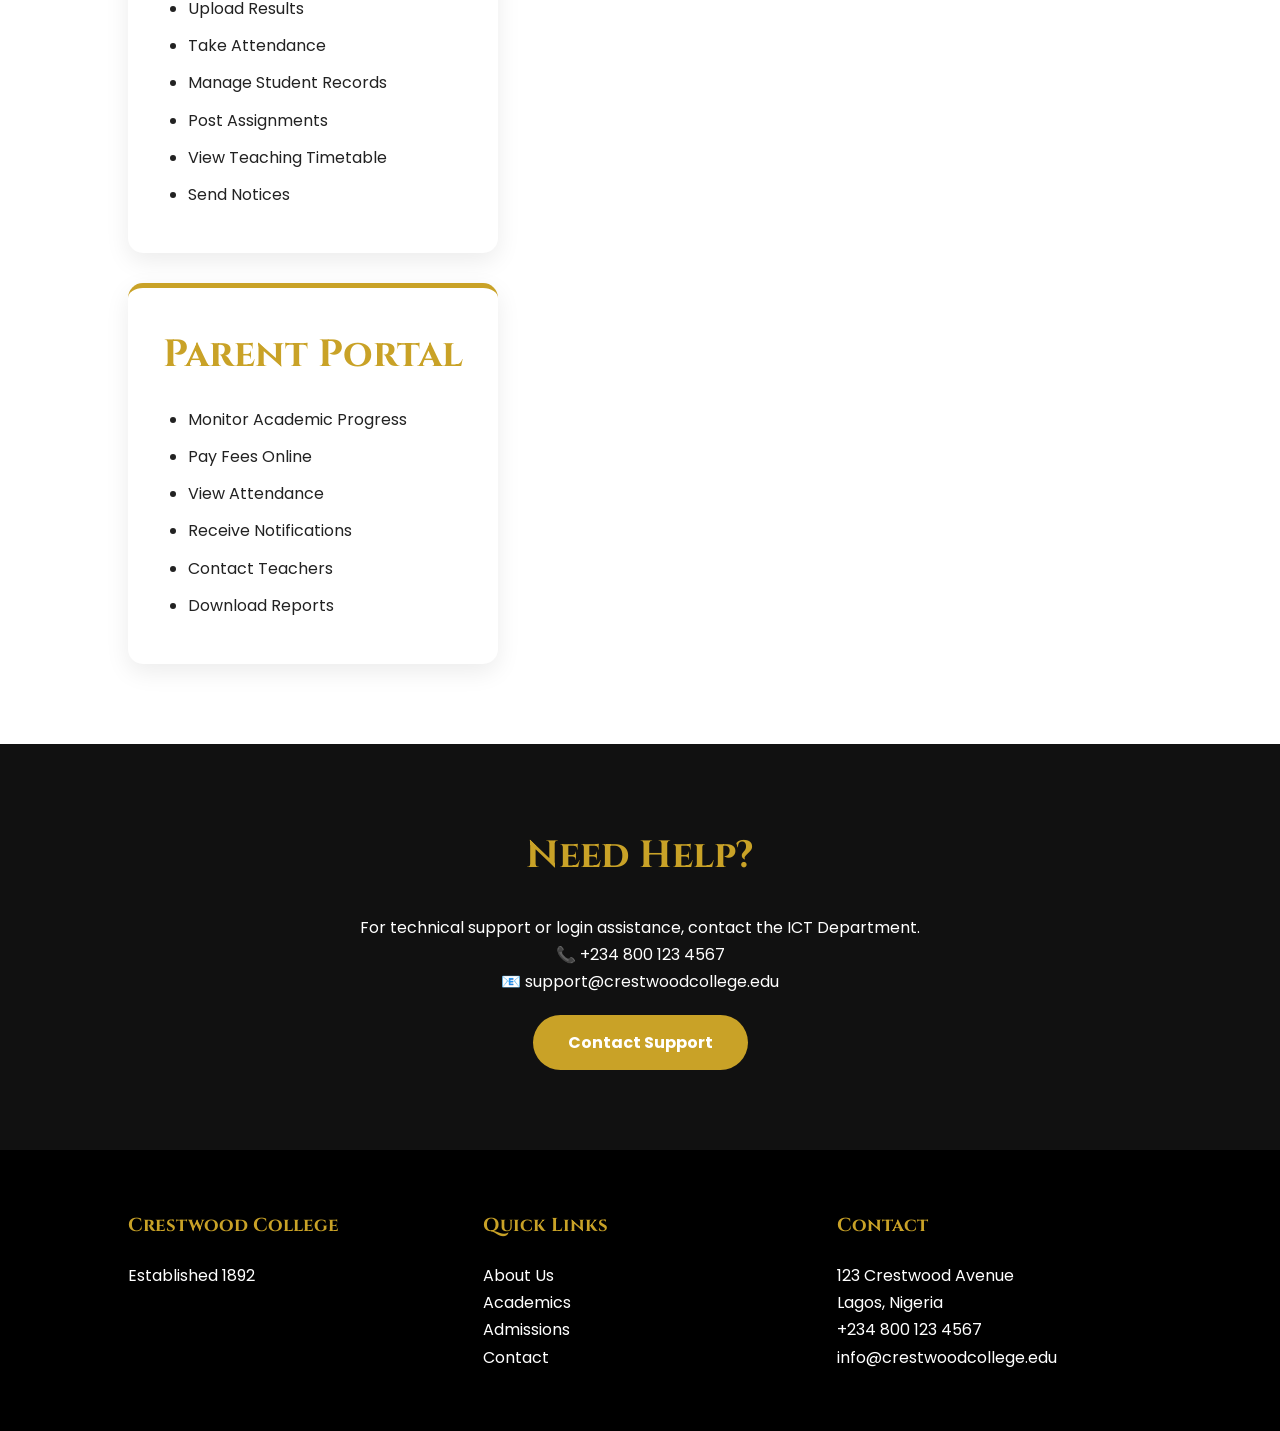
<file: portal.html>
<!DOCTYPE html>
<html lang="en">

<head>

<meta charset="UTF-8">
<meta name="viewport" content="width=device-width, initial-scale=1.0">

<title>Student & Staff Portal | Crestwood College</title>

<link rel="stylesheet" href="style.css">

<link href="https://fonts.googleapis.com/css2?family=Cinzel:wght@600;700&family=Poppins:wght@300;400;500;600&display=swap" rel="stylesheet">

</head>

<body>

<!-- HEADER -->

<header>

<div class="logo">

<img src="crest wood college logo.png" alt="Crestwood College Logo">

<div>
<h1>Crestwood College</h1>
<p>Ad Astra Per Laborem</p>
</div>

</div>

<nav>

<ul>

<li><a href="index.html">Home</a></li>

<li><a href="about.html">About Us</a></li>

<li><a href="academics.html">Academics</a></li>

<li><a href="admissions.html">Admissions</a></li>

<li><a href="portal.html" class="active">Student/Staff Portal</a></li>

<li><a href="contact.html">Contact</a></li>

</ul>

</nav>

</header>

<!-- HERO -->

<section class="page-banner">

<h1>Student & Staff Portal</h1>

<p>Access Your Academic Resources Anytime, Anywhere</p>

</section>

<!-- LOGIN -->

<section class="cards">

<div class="info-card">

<h2>Student Login</h2>

<form>

<label>Student ID</label>

<input type="text" placeholder="Enter Student ID">

<label>Password</label>

<input type="password" placeholder="Password">

<input type="submit" value="Login" class="btn">

</form>

<p style="margin-top:15px;">
<a href="#">Forgot Password?</a>
</p>

</div>

<div class="info-card">

<h2>Staff Login</h2>

<form>

<label>Staff ID</label>

<input type="text" placeholder="Enter Staff ID">

<label>Password</label>

<input type="password" placeholder="Password">

<input type="submit" value="Login" class="btn">

</form>

<p style="margin-top:15px;">
<a href="#">Reset Password</a>
</p>

</div>

</section>

<!-- QUICK ACCESS -->

<section class="content">

<h2>Quick Access</h2>

<div class="values">

<div class="value-box">📊 Results</div>

<div class="value-box">📅 Timetable</div>

<div class="value-box">📚 Assignments</div>

<div class="value-box">📝 Attendance</div>

<div class="value-box">💳 School Fees</div>

<div class="value-box">📖 Library</div>

<div class="value-box">💻 E-Learning</div>

<div class="value-box">🎓 Examination Slip</div>

</div>

</section>

<!-- NOTICE BOARD -->

<section class="content">

<h2>School Notice Board</h2>

<table>

<tr>

<th>Date</th>

<th>Announcement</th>

</tr>

<tr>

<td>12 Sept 2026</td>

<td>First Term Resumption for all students.</td>

</tr>

<tr>

<td>20 Sept 2026</td>

<td>Inter-house sports registration begins.</td>

</tr>

<tr>

<td>10 Oct 2026</td>

<td>Continuous Assessment Test Week.</td>

</tr>

<tr>

<td>18 Nov 2026</td>

<td>Mid-Term Break.</td>

</tr>

<tr>

<td>15 Dec 2026</td>

<td>End of First Term Examinations.</td>

</tr>

</table>

</section>

<!-- PORTAL SERVICES -->

<section class="cards">

<div class="info-card">

<h2>Students Can</h2>

<ul>

<li>View Results</li>

<li>Download Report Cards</li>

<li>Pay School Fees</li>

<li>Access Assignments</li>

<li>View Timetable</li>

<li>Register Clubs</li>

</ul>

</div>

<div class="info-card">

<h2>Staff Can</h2>

<ul>

<li>Upload Results</li>

<li>Take Attendance</li>

<li>Manage Student Records</li>

<li>Post Assignments</li>

<li>View Teaching Timetable</li>

<li>Send Notices</li>

</ul>

</div>

<div class="info-card">

<h2>Parent Portal</h2>

<ul>

<li>Monitor Academic Progress</li>

<li>Pay Fees Online</li>

<li>View Attendance</li>

<li>Receive Notifications</li>

<li>Contact Teachers</li>

<li>Download Reports</li>

</ul>

</div>

</section>

<!-- HELP -->

<section class="motto">

<h2>Need Help?</h2>

<p>

For technical support or login assistance, contact the ICT Department.

</p>

<p>

📞 +234 800 123 4567

</p>

<p>

📧 support@crestwoodcollege.edu

</p>

<a href="contact.html" class="btn">

Contact Support

</a>

</section>

<!-- FOOTER -->

<footer>

<div>

<h3>Crestwood College</h3>

<p>Established 1892</p>

</div>

<div>

<h3>Quick Links</h3>

<p><a href="about_us.html">About Us</a></p>

<p><a href="academics.html">Academics</a></p>

<p><a href="admissions.html">Admissions</a></p>

<p><a href="contact.html">Contact</a></p>

</div>

<div>

<h3>Contact</h3>

<p>123 Crestwood Avenue</p>

<p>Lagos, Nigeria</p>

<p>+234 800 123 4567</p>

<p>info@crestwoodcollege.edu</p>

</div>

</footer>

</body>

</html>
</file>
<file: style.css>
/*CRESTWOOD COLLEGE WEBSITE
   style.css*/

/* RESET */

*{
margin:0;
padding:0;
box-sizing:border-box;
}

html{
scroll-behavior:smooth;
}

body{

font-family:'Poppins',sans-serif;
background:#ffffff;
color:#222;
line-height:1.7;

}

/*HEADER*/

header{

background:#111;
color:white;

display:flex;
justify-content:space-between;
align-items:center;

width: 100%;

padding: 15px 10px;

position:relative;
top:0;

z-index:999;

box-shadow:0 3px 12px rgba(0,0,0,.2);

}

nav ul{
    list-style: none;
    margin: 0;
    padding: 0;
    display: flex;
}

nav ul li a{
    display: block;
    color: white;
    text-decoration: none;
    transition: color 0.3s ease;
}

nav ul li a:hover{
    color: #C9A227;
}

.logo{

display:flex;
align-items:center;
gap:15px;

}

.logo img{

width:100px;
height:100px;
object-fit:contain;
}

.logo h1{

font-family:'Cinzel',serif;
font-size:28px;
color:#C9A227;

}

.logo p{

font-size:13px;
letter-spacing:2px;
}

/*NAVIGATION*/

nav ul{

display:flex;
list-style:none;
gap:28px;

}

nav a{

text-decoration:none;
color:white;

font-weight:500;

transition:.3s;

}

nav a:hover{

color:#C9A227;

}

.active{

color:#C9A227;

}

/* HERO */

.hero{

height:85vh;

background:
linear-gradient(rgba(120, 82, 82, 0.6),
rgba(0,0,0,.6)),
url('../project/hero.jpg') no-repeat;

background-size:cover;
background-position:center;

display:flex;
align-items:center;
justify-content:center;

text-align:center;

color:white;

}

.hero h2{

font-size:60px;

font-family:'Cinzel',serif;

margin-bottom:20px;

}

.hero p{

font-size:22px;

margin-bottom:35px;

}


/*SECTIONS*/

section{
    
    padding:80px 10%;
    
}

section h2{
    
    font-size:38px;
    
    font-family:'Cinzel',serif;
    
    color:#111;
    
    margin-bottom:25px;
    
}

.content p{
    
    font-size:18px;
    
    max-width:900px;
    
}

/*About Us Section*/
/*PAGE BANNER*/

.page-banner{

background:#942020;

padding:80px 20px;

text-align:center;

color:white;

}

.page-banner h1{

font-size:48px;

font-family:'Cinzel',serif;

color:#C9A227;

margin-bottom:15px;

}

/*BUTTONS*/

.btn{

display:inline-block;

background:#C9A227;

color:white;

padding:14px 35px;

border-radius:50px;

text-decoration:none;

font-weight:bold;

transition:0.3s;

border:none;

cursor:pointer;

margin-top:20px;

}

.btn:hover{

background:#111;

transform:translateY(-3px);

}

/*CARDS*/

.cards{

display:inline-grid;
grid-template-columns: repeat(auto-fit, minmax(350px, 1fr));
gap:30px;

}

.info-card,
.card{

background:white;

padding:35px;

border-radius:15px;

box-shadow:0 8px 25px rgba(0,0,0,.08);

transition:.35s;

border-top:5px solid #C9A227;

}

.info-card:hover,
.card:hover{

transform:translateY(-8px);

}

.info-card h2,
.card h3{

color:#C9A227;

margin-bottom:18px;

font-family:'Cinzel',serif;

}

/*VALUES*/

.values{

display:grid;

grid-template-columns:repeat(auto-fit,minmax(200px,1fr));

gap:20px;

margin-top:35px;

}

.value-box{

background:#f8f8f8;

padding:20px;

border-left:6px solid #C9A227;

border-radius:8px;

font-weight:600;

transition:.3s;

}

.value-box:hover{

background:#C9A227;

color:white;

}

/*PRINCIPAL*/

.principal{

display:grid;

grid-template-columns:1fr 2fr;

gap:40px;

align-items:center;

}

.principal img{

width:100%;

border-radius:12px;

box-shadow:0 8px 20px rgba(0,0,0,.2);

}

/*TABLES*/

table{

width:100%;

border-collapse:collapse;

margin-top:30px;

}

table th{

background:#111;

color:#C9A227;

padding:15px;

}

table td{

padding:15px;

border:1px solid #ddd;

}

table tr:nth-child(even){

background:#fafafa;

}

/*FORMS*/

form{

margin-top:25px;

}

label{

display:block;

font-weight:600;

margin-top:20px;

margin-bottom:8px;

}

input,
select,
textarea{

width:100%;

padding:14px;

border:1px solid #ccc;

border-radius:8px;

font-size:16px;

font-family:'Poppins',sans-serif;

}

input:focus,
textarea:focus,
select:focus{

outline:none;

border-color:#C9A227;

}

/*MOTTO*/

.motto{

background:#111;

text-align:center;

color:white;

}

.motto h2{

color:#C9A227;

}

.motto h1{

font-family:'Cinzel',serif;

font-size:55px;

margin:25px 0;

color:white;

}

/*FOOTER*/

footer{

background:#000;

color:white;

padding:60px 10%;

display:grid;

grid-template-columns:repeat(auto-fit,minmax(250px,1fr));

gap:40px;

}

footer h3{

color:#C9A227;

margin-bottom:20px;

font-family:'Cinzel',serif;

}

footer a{

color:white;

text-decoration:none;

transition:.3s;

}

footer a:hover{

color:#C9A227;

}

/*IFRAME*/

iframe{

border-radius:12px;

box-shadow:0 10px 30px rgba(0,0,0,.2);

}

/*LISTS*/

ul{

padding-left:25px;

}

li{

margin-bottom:10px;

}

/*ANIMATIONS*/

.hero,
.page-banner,
.card,
.info-card,
.value-box{

animation:fadeUp .8s ease;

}

@keyframes fadeUp{

from{

opacity:0;
transform:translateY(30px);

}

to{

opacity:1;
transform:translateY(0);

}

}

/*RESPONSIVE*/

@media(max-width:900px){

header{

flex-direction:column-reverse; /* Places nav at the top of the logo */

padding:15px 10px;

}

nav{
width: 100%;
}

nav ul{

flex-direction:row; /* Keeps links horizontal */
flex-wrap: nowrap;  /* Prevents breaking into multiple lines */
overflow-x: auto;   /* Enables smooth swiping/scrolling if links exceed screen width */
justify-content: space-between;

align-items:center;

margin-top:0;
margin-bottom:15px; /* Spaces links away from the logo below it */

gap:6px; /* Reduced layout spacing to fit closely together */
padding: 5px 0;

-webkit-overflow-scrolling: touch;
scrollbar-width: none; /* Hides horizontal scrollbar bar on Firefox */
}

nav ul::-webkit-scrollbar {
    display: none; /* Hides horizontal scrollbar bar on Chrome/Safari/Edge */
}

/* Slimmed down background blocks for each link element */
nav ul li a{
background:#C9A227;
color:#111;
padding: 5px 10px; /* Minimal padding for a smaller, tighter button structure */
border-radius:4px;
font-weight:600;
font-size: 11px; /* Scaled down typography size to sit perfectly in view */
white-space: nowrap; /* Ensures long item text never snaps downward */
}

nav ul li a:hover{
background:#ffffff;
color:#C9A227;
}

.hero{

height:70vh;

padding:20px;

}

.hero h2{

font-size:38px;

}

.hero p{

font-size:18px;

}

.page-banner h1{

font-size:36px;

}

.principal{

grid-template-columns:1fr;

}

.logo{

flex-direction:column;

text-align:center;

}

.logo img{

width:60px;

}

section{

padding:60px 7%;

}

}

@media(max-width:600px){

.hero h2{

font-size:30px;

}

section h2{

font-size:28px;

}

.motto h1{

font-size:36px;

}

.btn{

padding:12px 28px;

}

}


.anthem-text{

margin:0;

margin-top:20px;

background:#f8f8f8;

padding:20px;

border-left:6px solid #C9A227;

border-radius:8px;

font-weight:600;

transition:.3s;

}

.anthem-text:hover{

background:#57554c;

color:white;

}
</file>
